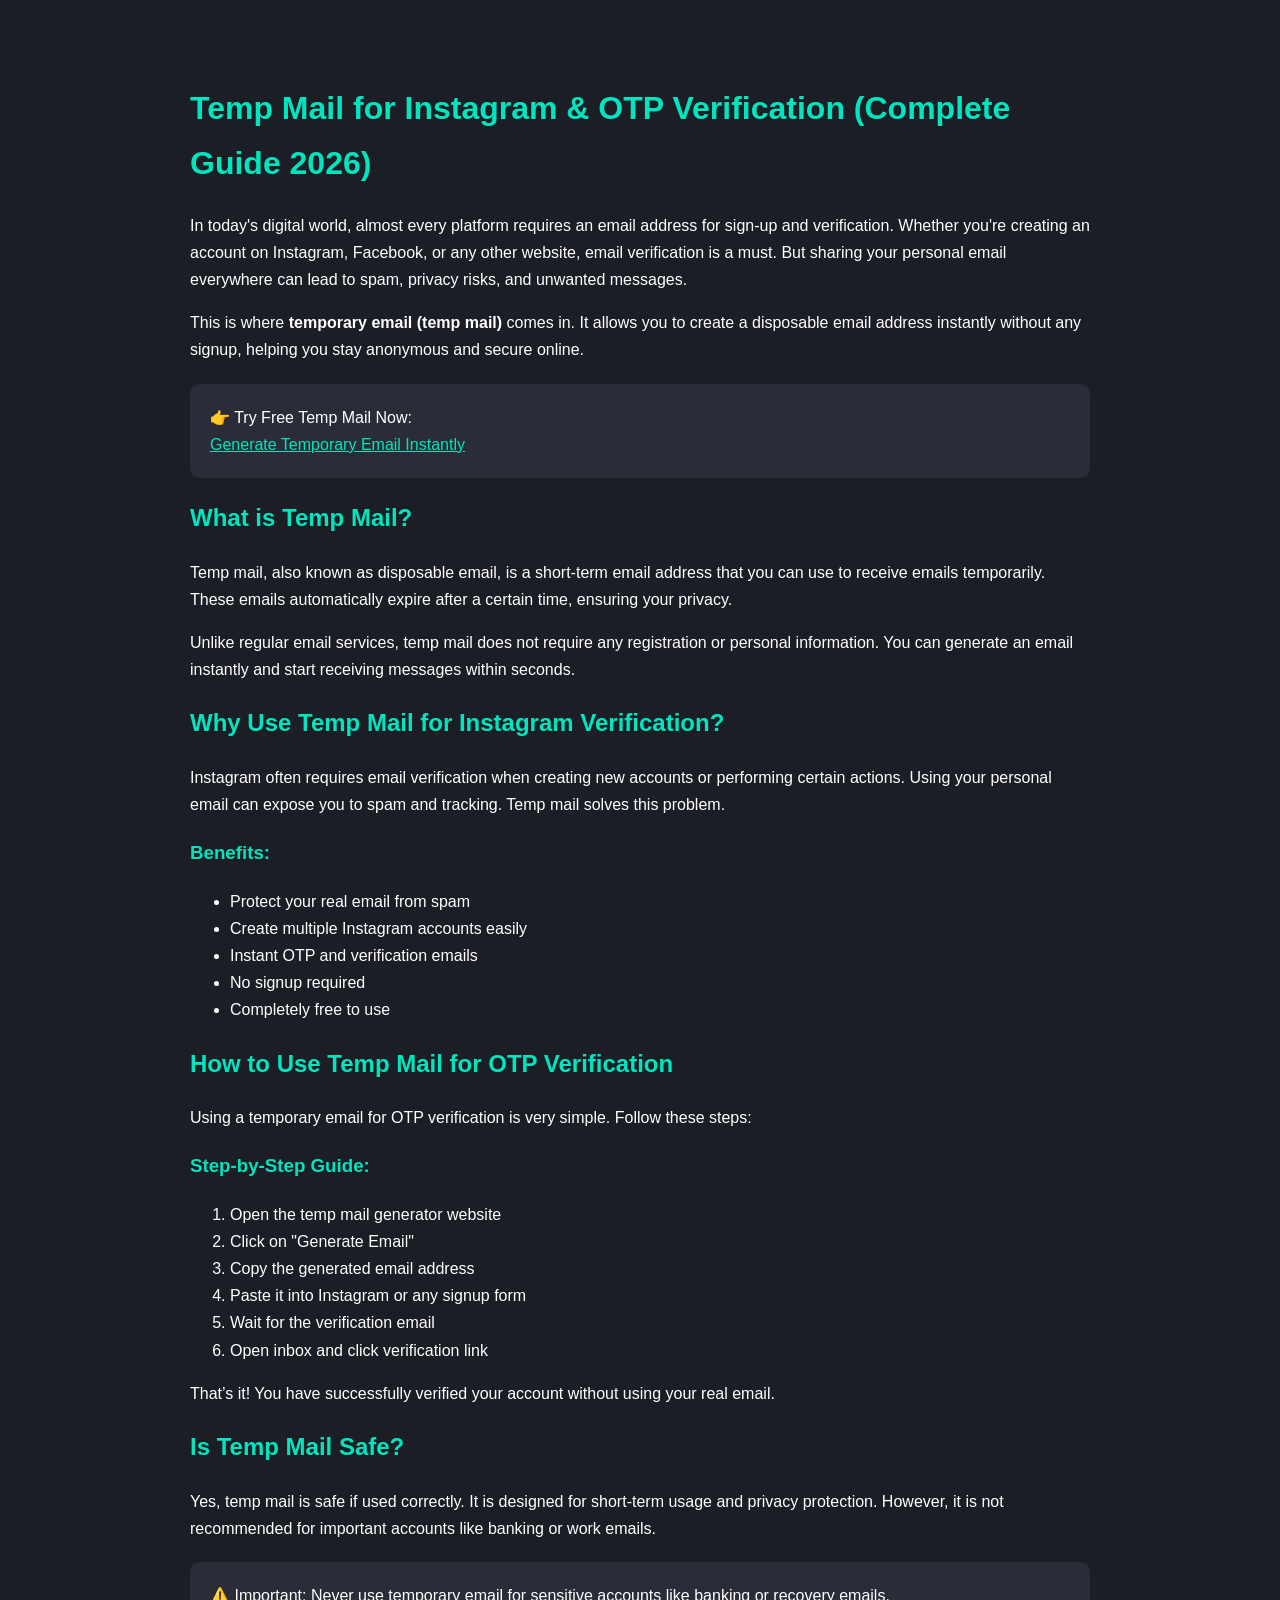
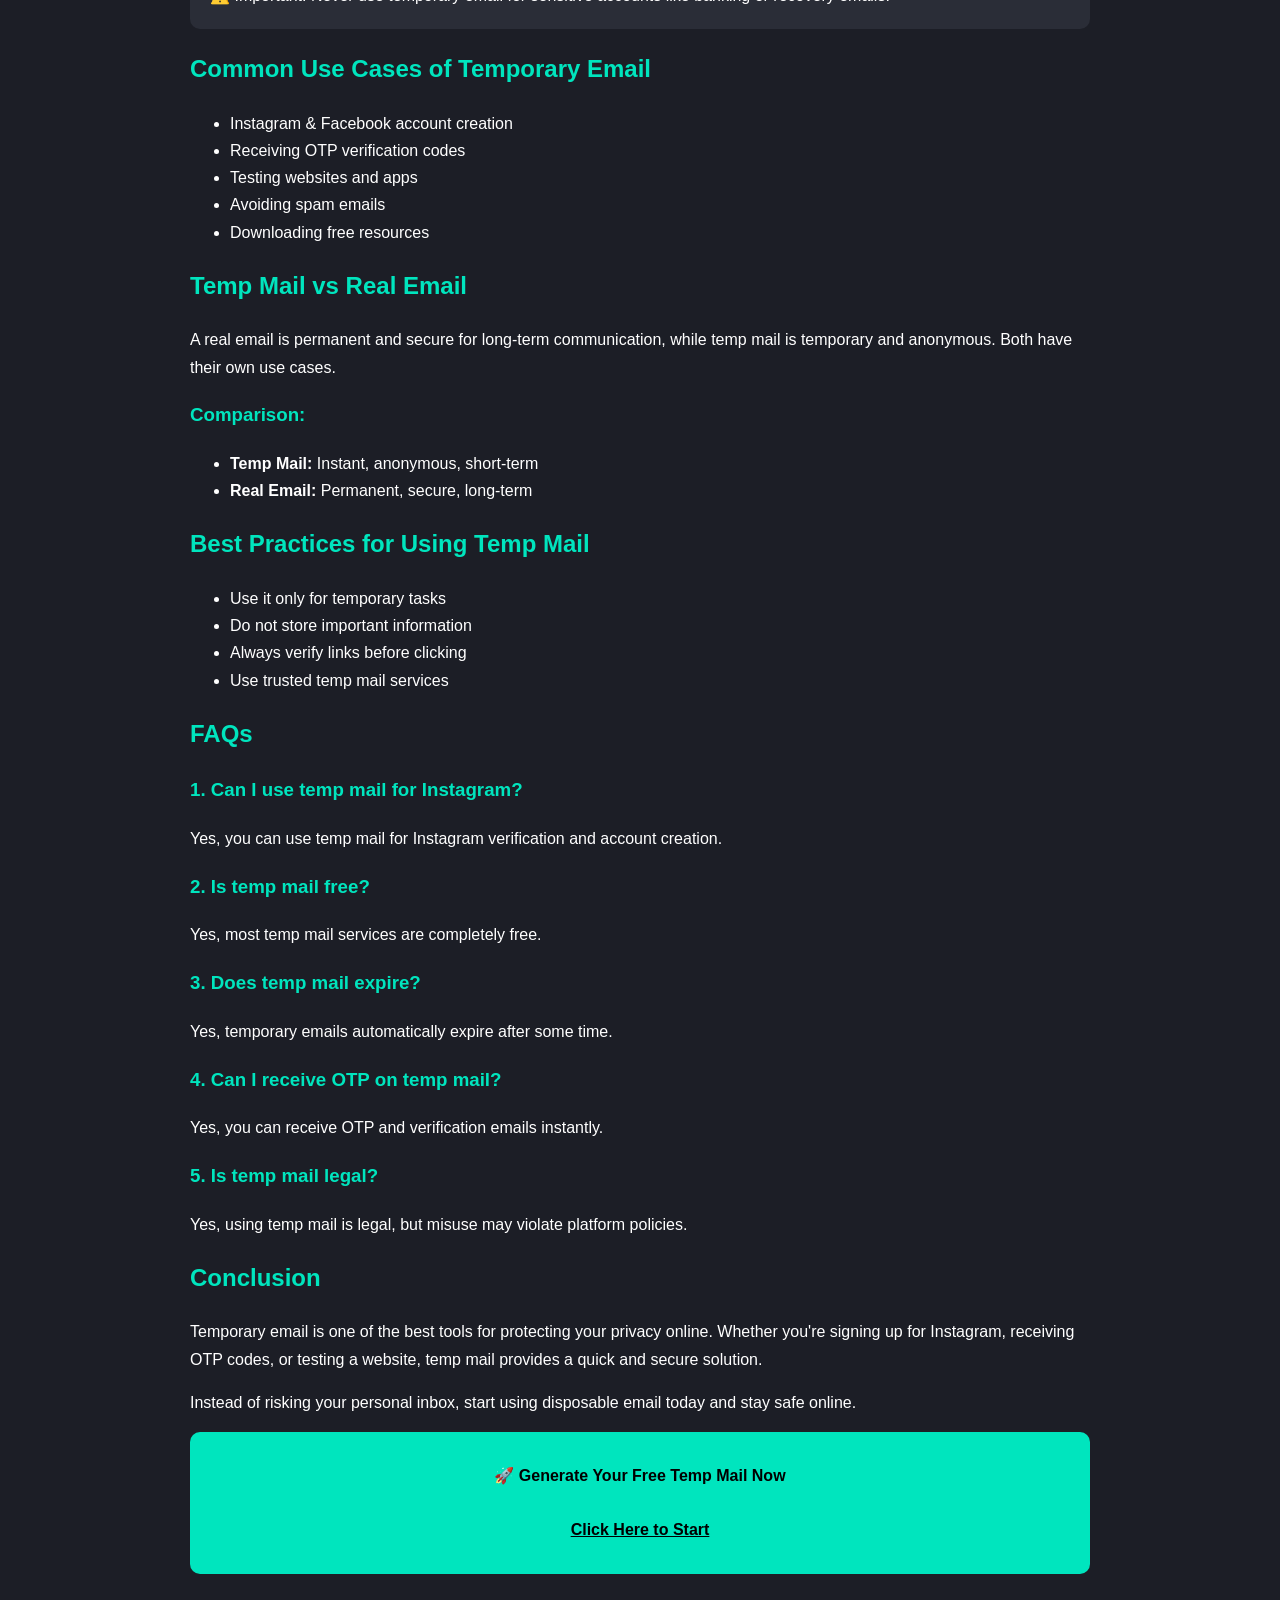
<file: blog-instagram-temp-mail.html>
<!DOCTYPE html>
<html lang="en">
<head>
    <meta charset="UTF-8">
    <meta name="viewport" content="width=device-width, initial-scale=1.0">
    <title>Temp Mail for Instagram Verification (2026) | Free Disposable Email Guide</title>

    <meta name="description" content="Learn how to use temp mail for Instagram, Facebook and OTP verification. Free disposable email without signup. Step-by-step guide 2026.">

    <meta name="keywords" content="temp mail for instagram, temp mail otp verification, disposable email instagram, free temp mail no signup, temporary email guide">

    <link rel="canonical" href="https://quicktempbox.netlify.app/blog-instagram-temp-mail.html">

    <style>
        body {
            font-family: Arial, sans-serif;
            background: #1c1e26;
            color: #fff;
            margin: 0;
            padding: 0;
            line-height: 1.7;
        }
        .container {
            max-width: 900px;
            margin: 40px auto;
            padding: 20px;
        }
        h1, h2, h3 {
            color: #00e5be;
        }
        a {
            color: #00e5be;
        }
        .box {
            background: #2a2d37;
            padding: 20px;
            border-radius: 10px;
            margin: 20px 0;
        }
        .cta {
            text-align: center;
            padding: 30px;
            background: #00e5be;
            color: #000;
            border-radius: 10px;
            font-weight: bold;
        }
        .link{
            color: #000;
        }
    </style>
</head>

<body>

<div class="container">

    <h1>Temp Mail for Instagram & OTP Verification (Complete Guide 2026)</h1>

    <p>
        In today's digital world, almost every platform requires an email address for sign-up and verification.
        Whether you're creating an account on Instagram, Facebook, or any other website, email verification is a must.
        But sharing your personal email everywhere can lead to spam, privacy risks, and unwanted messages.
    </p>

    <p>
        This is where <strong>temporary email (temp mail)</strong> comes in. It allows you to create a disposable email
        address instantly without any signup, helping you stay anonymous and secure online.
    </p>

    <div class="box">
        👉 Try Free Temp Mail Now:  
        <br>
        <a href="https://quicktempbox.netlify.app" target="_blank">
            Generate Temporary Email Instantly
        </a>
    </div>

    <h2>What is Temp Mail?</h2>

    <p>
        Temp mail, also known as disposable email, is a short-term email address that you can use to receive emails
        temporarily. These emails automatically expire after a certain time, ensuring your privacy.
    </p>

    <p>
        Unlike regular email services, temp mail does not require any registration or personal information.
        You can generate an email instantly and start receiving messages within seconds.
    </p>

    <h2>Why Use Temp Mail for Instagram Verification?</h2>

    <p>
        Instagram often requires email verification when creating new accounts or performing certain actions.
        Using your personal email can expose you to spam and tracking. Temp mail solves this problem.
    </p>

    <h3>Benefits:</h3>
    <ul>
        <li>Protect your real email from spam</li>
        <li>Create multiple Instagram accounts easily</li>
        <li>Instant OTP and verification emails</li>
        <li>No signup required</li>
        <li>Completely free to use</li>
    </ul>

    <h2>How to Use Temp Mail for OTP Verification</h2>

    <p>
        Using a temporary email for OTP verification is very simple. Follow these steps:
    </p>

    <h3>Step-by-Step Guide:</h3>
    <ol>
        <li>Open the temp mail generator website</li>
        <li>Click on "Generate Email"</li>
        <li>Copy the generated email address</li>
        <li>Paste it into Instagram or any signup form</li>
        <li>Wait for the verification email</li>
        <li>Open inbox and click verification link</li>
    </ol>

    <p>
        That’s it! You have successfully verified your account without using your real email.
    </p>

    <h2>Is Temp Mail Safe?</h2>

    <p>
        Yes, temp mail is safe if used correctly. It is designed for short-term usage and privacy protection.
        However, it is not recommended for important accounts like banking or work emails.
    </p>

    <div class="box">
        ⚠️ Important:  
        Never use temporary email for sensitive accounts like banking or recovery emails.
    </div>

    <h2>Common Use Cases of Temporary Email</h2>

    <ul>
        <li>Instagram & Facebook account creation</li>
        <li>Receiving OTP verification codes</li>
        <li>Testing websites and apps</li>
        <li>Avoiding spam emails</li>
        <li>Downloading free resources</li>
    </ul>

    <h2>Temp Mail vs Real Email</h2>

    <p>
        A real email is permanent and secure for long-term communication, while temp mail is temporary and anonymous.
        Both have their own use cases.
    </p>

    <h3>Comparison:</h3>

    <ul>
        <li><strong>Temp Mail:</strong> Instant, anonymous, short-term</li>
        <li><strong>Real Email:</strong> Permanent, secure, long-term</li>
    </ul>

    <h2>Best Practices for Using Temp Mail</h2>

    <ul>
        <li>Use it only for temporary tasks</li>
        <li>Do not store important information</li>
        <li>Always verify links before clicking</li>
        <li>Use trusted temp mail services</li>
    </ul>

    <h2>FAQs</h2>

    <h3>1. Can I use temp mail for Instagram?</h3>
    <p>Yes, you can use temp mail for Instagram verification and account creation.</p>

    <h3>2. Is temp mail free?</h3>
    <p>Yes, most temp mail services are completely free.</p>

    <h3>3. Does temp mail expire?</h3>
    <p>Yes, temporary emails automatically expire after some time.</p>

    <h3>4. Can I receive OTP on temp mail?</h3>
    <p>Yes, you can receive OTP and verification emails instantly.</p>

    <h3>5. Is temp mail legal?</h3>
    <p>Yes, using temp mail is legal, but misuse may violate platform policies.</p>

    <h2>Conclusion</h2>

    <p>
        Temporary email is one of the best tools for protecting your privacy online.
        Whether you're signing up for Instagram, receiving OTP codes, or testing a website,
        temp mail provides a quick and secure solution.
    </p>

    <p>
        Instead of risking your personal inbox, start using disposable email today and stay safe online.
    </p>

    <div class="cta">
        🚀 Generate Your Free Temp Mail Now  
        <br><br>
        <a href="https://quicktempbox.netlify.app" target="_blank" class="link">
            Click Here to Start
        </a>
    </div>

</div>

</body>
</html>
</file>
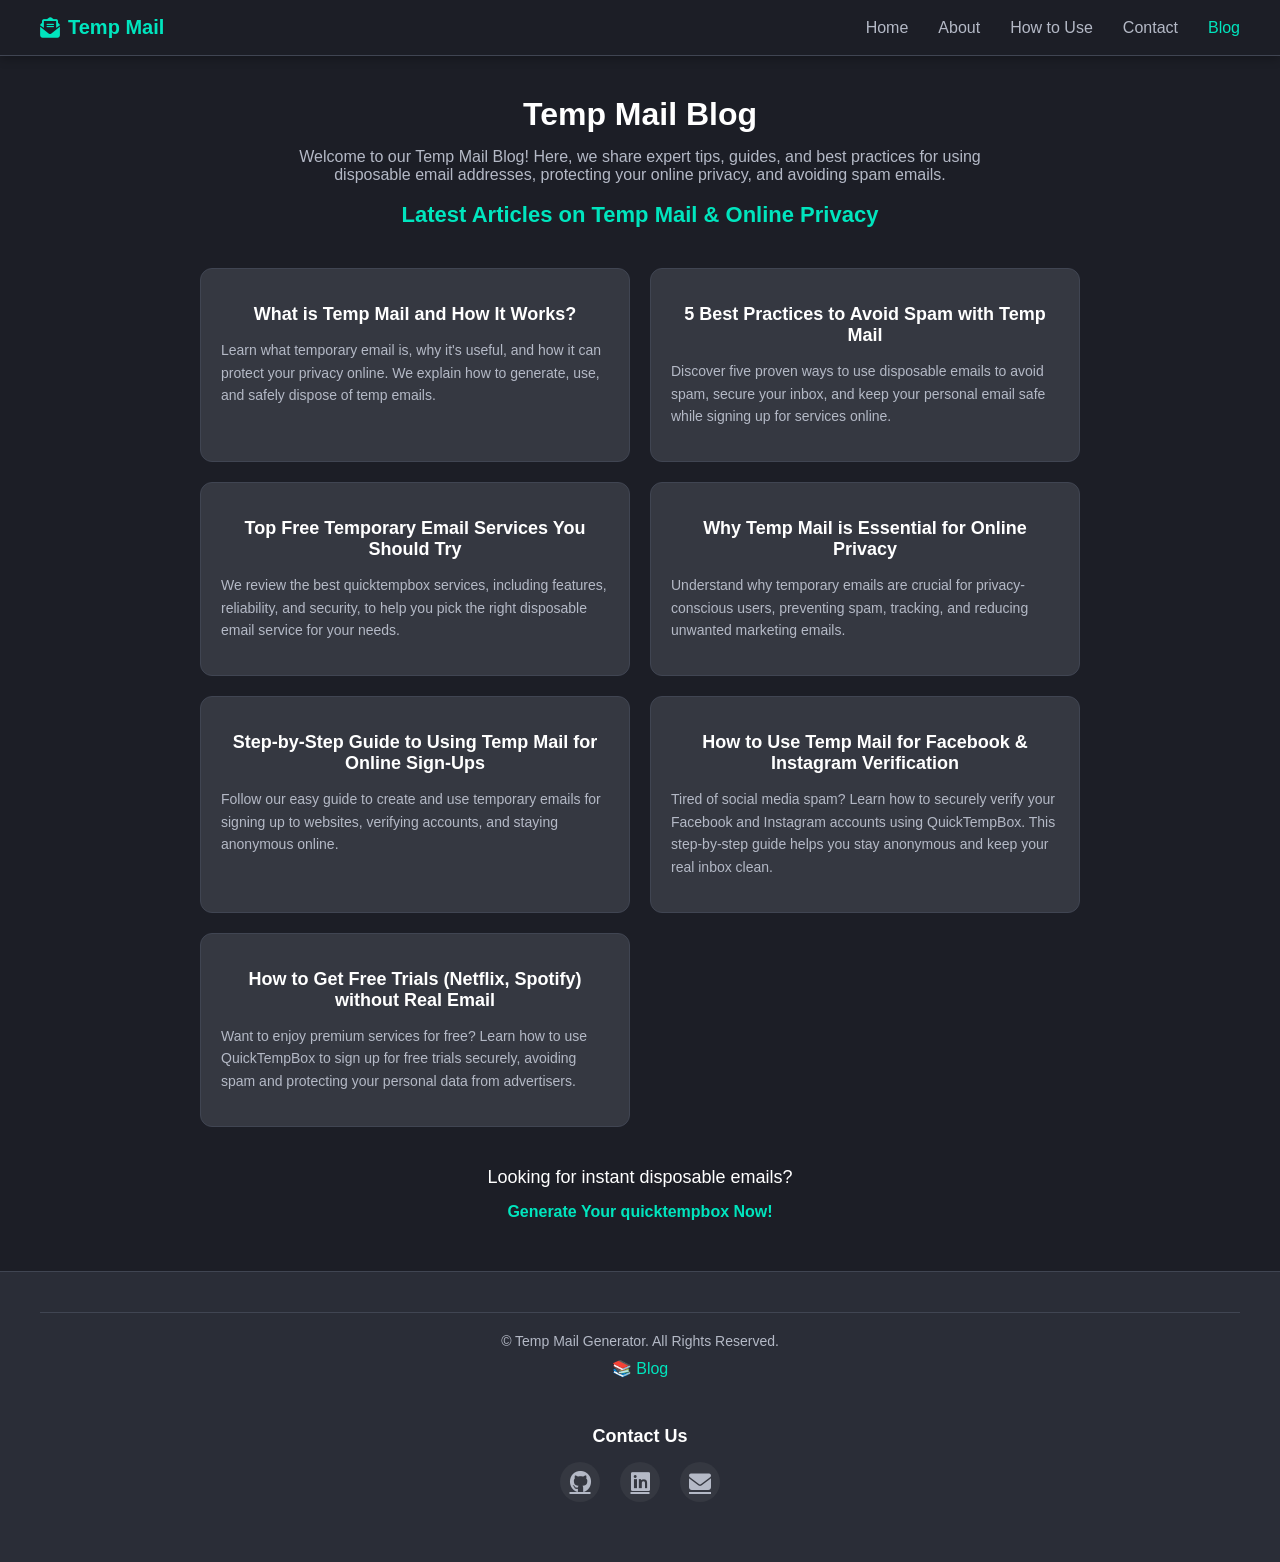
<file: blog.html>
<!DOCTYPE html>
<html lang="en">

<head>
    <meta charset="UTF-8">
    <meta name="viewport" content="width=device-width, initial-scale=1.0">
    <title>Temp Mail Blog - Free Disposable Email Guide</title>
    
    <meta name="description"
        content="Explore our Temp Mail Blog to learn about free disposable email services, how to protect your inbox from spam, and best tips for using temporary email addresses securely.">

    <meta name="keywords"
        content="temp mail blog, disposable email guide, temp email tips, free temporary email, protect inbox from spam, temp email usage, anonymous email, online privacy, secure disposable email">
    
    <link rel="canonical" href="https://quicktempbox.netlify.app/blog.html">
<link rel="icon" href="/favicon.png" type="image/png">
    <!-- Open Graph / Social Sharing -->
    <meta property="og:title" content="Temp Mail Blog - Free Disposable Email Guide">
    <meta property="og:description"
        content="Learn how to use free disposable email services to stay private and secure online. Tips, guides, and latest updates.">
    <meta property="og:type" content="website">
    <meta property="og:url" content="https://quicktempbox.netlify.app/blog.html">
    <meta property="og:image" content="https://quicktempbox.netlify.app/assets/preview.png">

    <!-- Twitter Card -->
    <meta name="twitter:card" content="summary_large_image">
    <meta name="twitter:title" content="Temp Mail Blog - Free Disposable Email Guide">
    <meta name="twitter:description"
        content="Explore our Temp Mail Blog for tips, guides, and best practices on using free temporary email addresses.">
    <meta name="twitter:image" content="https://quicktempbox.netlify.app/assets/preview.png">

    <link rel="stylesheet" href="style.css">
    <link rel="stylesheet" href="https://cdnjs.cloudflare.com/ajax/libs/font-awesome/6.5.1/css/all.min.css" />
</head>

<body>
    <header class="sticky-header">
        <div class="header-container">
            <div class="logo">
                <i class="fas fa-envelope-open-text"></i> Temp Mail
            </div>
            <nav class="main-nav">
                <ul>
                    <li><a href="index.html">Home</a></li>
                    <li><a href="index.html#about">About</a></li>
                    <li><a href="index.html#how-to-use">How to Use</a></li>
                    <li><a href="index.html#contact">Contact</a></li>
                    <li><a href="blog.html" class="active">Blog</a></li>
                </ul>
            </nav>
            <button class="mobile-menu-btn">
                <i class="fas fa-bars"></i>
            </button>
        </div>
    </header>

    <main class="container">
        <section class="blog-intro">
            <h1>Temp Mail Blog</h1>
            <p>Welcome to our Temp Mail Blog! Here, we share expert tips, guides, and best practices for using
                disposable email addresses, protecting your online privacy, and avoiding spam emails.</p>
                      <h2 style="text-align:center; margin-bottom:20px;">
Latest Articles on Temp Mail & Online Privacy
</h2>
        </section>

        <section class="blog-list">
  
            <article class="blog-card">
                <h2><a href="blog1.html">What is Temp Mail and How It Works?</a></h2>
                <p>Learn what temporary email is, why it's useful, and how it can protect your privacy online. We
                    explain how to generate, use, and safely dispose of temp emails.</p>
            </article>

            <article class="blog-card">
                <h2><a href="blog2.html">5 Best Practices to Avoid Spam with Temp Mail</a></h2>
                <p>Discover five proven ways to use disposable emails to avoid spam, secure your inbox, and keep
                    your personal email safe while signing up for services online.</p>
            </article>

            <article class="blog-card">
                <h2><a href="blog3.html">Top Free Temporary Email Services You Should Try</a></h2>
                <p>We review the best quicktempbox services, including features, reliability, and security, to help
                    you pick the right disposable email service for your needs.</p>
            </article>

            <article class="blog-card">
                <h2><a href="blog4.html">Why Temp Mail is Essential for Online Privacy</a></h2>
                <p>Understand why temporary emails are crucial for privacy-conscious users, preventing spam, tracking,
                    and reducing unwanted marketing emails.</p>
            </article>

            <article class="blog-card">
                <h2><a href="blog5.html">Step-by-Step Guide to Using Temp Mail for Online Sign-Ups</a></h2>
                <p>Follow our easy guide to create and use temporary emails for signing up to websites, verifying
                    accounts, and staying anonymous online.</p>
            </article>
            <article class="blog-card">
    <h2><a href="blog6.html">How to Use Temp Mail for Facebook & Instagram Verification</a></h2>
    <p>Tired of social media spam? Learn how to securely verify your Facebook and Instagram accounts using QuickTempBox. This step-by-step guide helps you stay anonymous and keep your real inbox clean.</p>
</article>

<article class="blog-card">
    <h2><a href="blog7.html">How to Get Free Trials (Netflix, Spotify) without Real Email</a></h2>
    <p>Want to enjoy premium services for free? Learn how to use QuickTempBox to sign up for free trials securely, avoiding spam and protecting your personal data from advertisers.</p>
</article>
            
        </section>

       <section class="blog-cta">
    <p>Looking for instant disposable emails?</p>
    <a href="index.html" class="cta-button">Generate Your quicktempbox Now!</a>
</section>
    </main>

    <footer class="site-footer">


        
        <div class="footer-container">
            <div class="footer-info">
                <p>&copy; <span id="currentYear"></span> Temp Mail Generator. All Rights Reserved.</p>
                <div style="margin-top:10px;">
                    <a href="blog.html" style="color:#00e5be; text-decoration:none; font-weight:500;">
                        📚 Blog
                    </a>
                </div>
            </div>
            <div id="contact" class="footer-contact">
                <h3>Contact Us</h3>
                <div class="social-links">
                    <a href="https://github.com/vinodkumarjaipal" target="_blank" title="GitHub"
                        rel="noopener noreferrer"><i class="fab fa-github"></i></a>
                    <a href="https://www.linkedin.com/in/vinod-kumar-jaipal" target="_blank" title="LinkedIn"
                        rel="noopener noreferrer"><i class="fab fa-linkedin"></i></a>
                    <a href="mailto:mr.tech418341@gmail.com" title="Email Us" rel="noopener noreferrer"><i
                            class="fas fa-envelope"></i></a>
                </div>
            </div>
        </div>
    </footer>
<script src="script.js"></script>
</body>
</html>
</file>
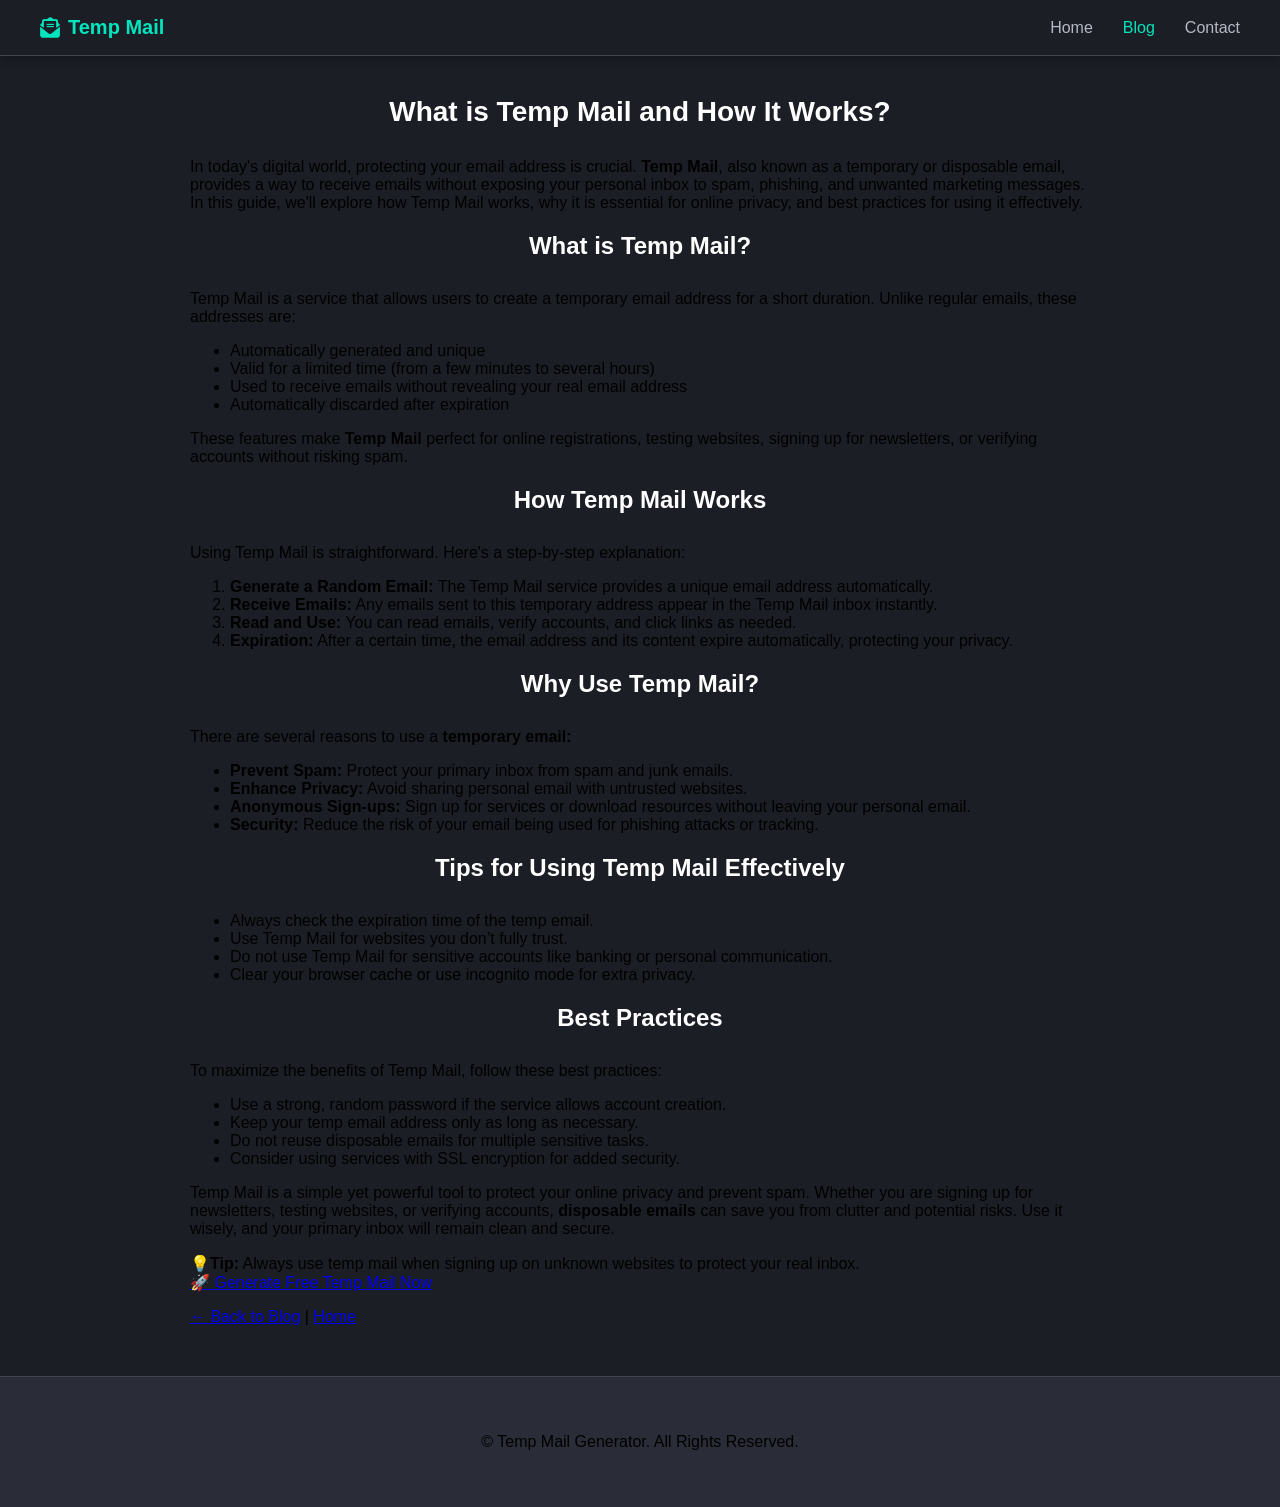
<file: blog1.html>
<!DOCTYPE html>
<html lang="en">
<head>
    <meta charset="UTF-8">
    <meta name="viewport" content="width=device-width, initial-scale=1.0">
    <title>What is Temp Mail and How It Works? | Free Disposable Email Guide</title>
    <link rel="icon" href="/favicon.png" type="image/png">
    <meta name="description" content="Discover what Temp Mail is, how it works, and why using disposable emails can protect your privacy and prevent spam. Full guide with tips and best practices.">
    <meta name="keywords" content="Temp Mail, disposable email, temporary email, free temp email, online privacy, avoid spam, email protection, secure email, anonymous email">
    <link rel="canonical" href="https://quicktempbox.netlify.app/blog1.html">
    <link rel="stylesheet" href="style.css">
    <link rel="stylesheet" href="https://cdnjs.cloudflare.com/ajax/libs/font-awesome/6.5.1/css/all.min.css" />
</head>
<body>
<header class="sticky-header">
    <div class="header-container">
        <div class="logo"><i class="fas fa-envelope-open-text"></i> Temp Mail</div>
        <nav class="main-nav">
            <ul>
                <li><a href="index.html">Home</a></li>
                <li><a href="blog.html" class="active">Blog</a></li>
                <li><a href="index.html#contact">Contact</a></li>
            </ul>
        </nav>
        <button class="mobile-menu-btn"><i class="fas fa-bars"></i></button>
    </div>
</header>

<main class="container blog-post-container">
    <article class="blog-post">
        <h1>What is Temp Mail and How It Works?</h1>
        <p>In today's digital world, protecting your email address is crucial. <strong>Temp Mail</strong>, also known as a temporary or disposable email, provides a way to receive emails without exposing your personal inbox to spam, phishing, and unwanted marketing messages. In this guide, we'll explore how Temp Mail works, why it is essential for online privacy, and best practices for using it effectively.</p>

        <h2 id="what-is-temp-mail">What is Temp Mail?</h2>
        <p>Temp Mail is a service that allows users to create a temporary email address for a short duration. Unlike regular emails, these addresses are:</p>
        <ul>
            <li>Automatically generated and unique</li>
            <li>Valid for a limited time (from a few minutes to several hours)</li>
            <li>Used to receive emails without revealing your real email address</li>
            <li>Automatically discarded after expiration</li>
        </ul>
        <p>These features make <strong>Temp Mail</strong> perfect for online registrations, testing websites, signing up for newsletters, or verifying accounts without risking spam.</p>

        <h2 id="how-temp-mail-works">How Temp Mail Works</h2>
        <p>Using Temp Mail is straightforward. Here's a step-by-step explanation:</p>
        <ol>
            <li><strong>Generate a Random Email:</strong> The Temp Mail service provides a unique email address automatically.</li>
            <li><strong>Receive Emails:</strong> Any emails sent to this temporary address appear in the Temp Mail inbox instantly.</li>
            <li><strong>Read and Use:</strong> You can read emails, verify accounts, and click links as needed.</li>
            <li><strong>Expiration:</strong> After a certain time, the email address and its content expire automatically, protecting your privacy.</li>
        </ol>

        <h2 id="why-use-temp-mail">Why Use Temp Mail?</h2>
        <p>There are several reasons to use a <strong>temporary email:</strong></p>
        <ul>
            <li><strong>Prevent Spam:</strong> Protect your primary inbox from spam and junk emails.</li>
            <li><strong>Enhance Privacy:</strong> Avoid sharing personal email with untrusted websites.</li>
            <li><strong>Anonymous Sign-ups:</strong> Sign up for services or download resources without leaving your personal email.</li>
            <li><strong>Security:</strong> Reduce the risk of your email being used for phishing attacks or tracking.</li>
        </ul>

        <h2 id="tips-for-using-temp-mail">Tips for Using Temp Mail Effectively</h2>
        <ul>
            <li>Always check the expiration time of the temp email.</li>
            <li>Use Temp Mail for websites you don’t fully trust.</li>
            <li>Do not use Temp Mail for sensitive accounts like banking or personal communication.</li>
            <li>Clear your browser cache or use incognito mode for extra privacy.</li>
        </ul>

        <h2 id="best-practices">Best Practices</h2>
        <p>To maximize the benefits of Temp Mail, follow these best practices:</p>
        <ul>
            <li>Use a strong, random password if the service allows account creation.</li>
            <li>Keep your temp email address only as long as necessary.</li>
            <li>Do not reuse disposable emails for multiple sensitive tasks.</li>
            <li>Consider using services with SSL encryption for added security.</li>
        </ul>

        
        <p>Temp Mail is a simple yet powerful tool to protect your online privacy and prevent spam. Whether you are signing up for newsletters, testing websites, or verifying accounts, <strong>disposable emails</strong> can save you from clutter and potential risks. Use it wisely, and your primary inbox will remain clean and secure.</p>
<div class="info-box">
      <strong>💡Tip:</strong> Always use temp mail when signing up on unknown websites to protect your real inbox.
</div>
        <a href="index.html" class="cta-button">🚀 Generate Free Temp Mail Now</a>
        <p><a href="blog.html">← Back to Blog</a> | <a href="index.html">Home</a></p>
    </article>
</main>

<footer class="site-footer">
    <div class="footer-container">
        <p>&copy; <span id="currentYear"></span> Temp Mail Generator. All Rights Reserved.</p>
    </div>
</footer>

<script src="script.js"></script>
<script>
document.getElementById("currentYear").textContent = new Date().getFullYear();

// Mobile menu toggle
const mobileMenuBtn = document.querySelector(".mobile-menu-btn");
const mainNav = document.querySelector(".main-nav");
mobileMenuBtn.addEventListener("click", function () {
    mainNav.classList.toggle("show");
});
</script>
</body>
</html>
</file>
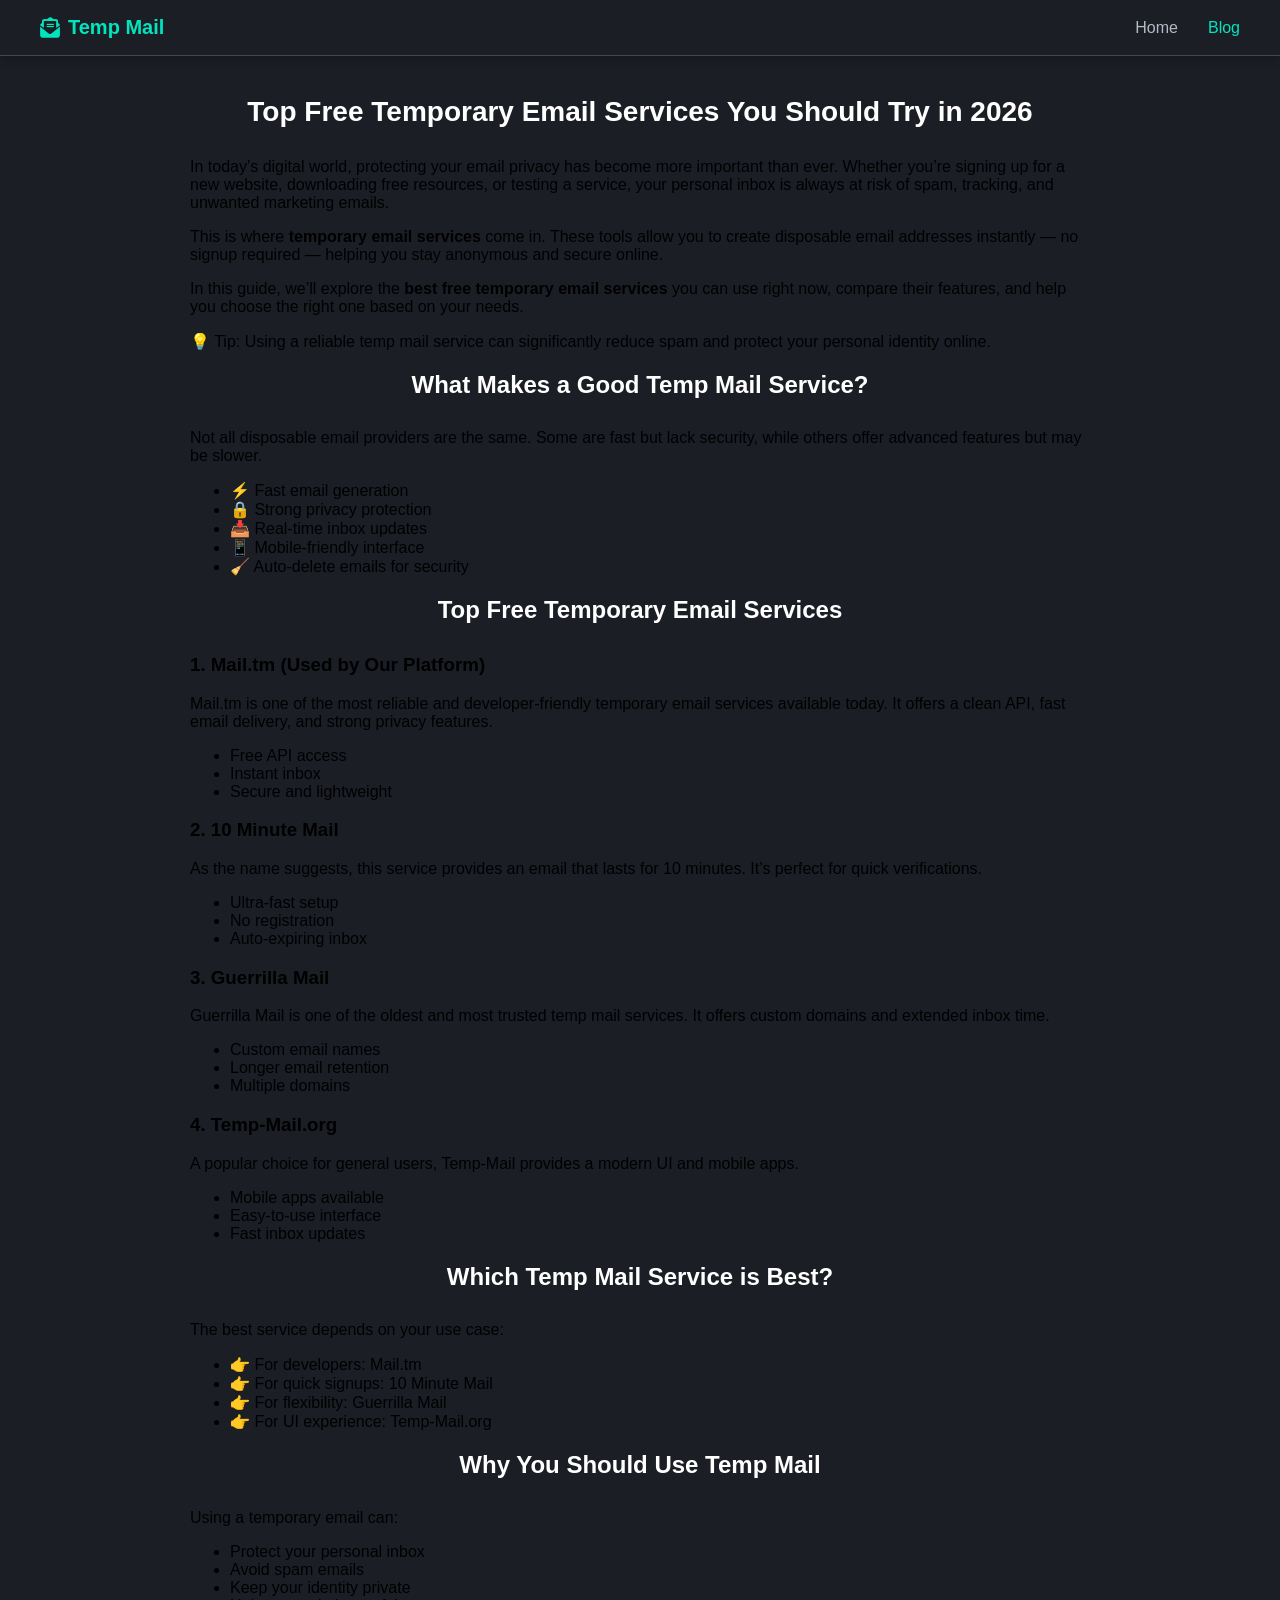
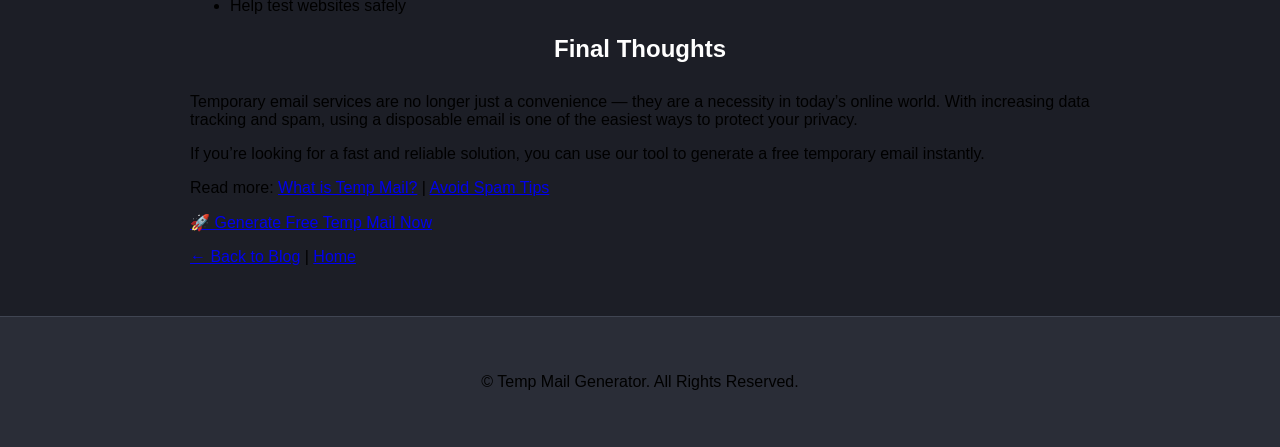
<file: blog3.html>
<!DOCTYPE html>
<html lang="en">

<head>
    <meta charset="UTF-8">
    <meta name="viewport" content="width=device-width, initial-scale=1.0">

    <title>Top Free Temporary Email Services (2026) | Best Temp Mail Providers</title>

    <meta name="description"
        content="Discover the best free temporary email services in 2026. Compare top temp mail providers, features, security, and privacy benefits to choose the best disposable email service.">

    <meta name="keywords"
        content="best temp mail services, free temporary email, disposable email providers, temp mail comparison, anonymous email services, online privacy tools, spam protection email">

    <link rel="canonical" href="https://quicktempbox.netlify.app/blog3.html">
    <link rel="icon" href="/favicon.png" type="image/png">

    <!-- Open Graph -->
    <meta property="og:title" content="Top Free Temporary Email Services (2026)">
    <meta property="og:description"
        content="Compare the best free temp mail services and choose the most secure and reliable disposable email provider.">
    <meta property="og:url" content="https://quicktempbox.netlify.app/blog3.html">
    <meta property="og:image" content="https://quicktempbox.netlify.app/preview.png">
    <meta property="og:type" content="article">

    <!-- Twitter -->
    <meta name="twitter:card" content="summary_large_image">

    <link rel="stylesheet" href="style.css">
  

    <!-- Font Awesome (IMPORTANT) -->
    <link rel="stylesheet" href="https://cdnjs.cloudflare.com/ajax/libs/font-awesome/6.5.1/css/all.min.css">
</head>

<body>

<header class="sticky-header">
    <div class="header-container">
        <div class="logo">
            <i class="fas fa-envelope-open-text"></i> Temp Mail
        </div>

        <nav class="main-nav">
            <ul>
                <li><a href="index.html">Home</a></li>
             
                <li><a href="blog.html" class="active">Blog</a></li>
            </ul>
        </nav>

        <button class="mobile-menu-btn">
            <i class="fas fa-bars"></i>
        </button>
    </div>
</header>

<main class="container">

<article class="blog-post">

<h1>Top Free Temporary Email Services You Should Try in 2026</h1>

<p>
In today’s digital world, protecting your email privacy has become more important than ever. Whether you’re signing up for a new website, downloading free resources, or testing a service, your personal inbox is always at risk of spam, tracking, and unwanted marketing emails.
</p>

<p>
This is where <strong>temporary email services</strong> come in. These tools allow you to create disposable email addresses instantly — no signup required — helping you stay anonymous and secure online.
</p>

<p>
In this guide, we’ll explore the <strong>best free temporary email services</strong> you can use right now, compare their features, and help you choose the right one based on your needs.
</p>

<div class="info-box">
💡 Tip: Using a reliable temp mail service can significantly reduce spam and protect your personal identity online.
</div>

<h2>What Makes a Good Temp Mail Service?</h2>

<p>
Not all disposable email providers are the same. Some are fast but lack security, while others offer advanced features but may be slower.
</p>

<ul>
<li>⚡ Fast email generation</li>
<li>🔒 Strong privacy protection</li>
<li>📥 Real-time inbox updates</li>
<li>📱 Mobile-friendly interface</li>
<li>🧹 Auto-delete emails for security</li>
</ul>

<h2>Top Free Temporary Email Services</h2>

<h3>1. Mail.tm (Used by Our Platform)</h3>
<p>
Mail.tm is one of the most reliable and developer-friendly temporary email services available today. It offers a clean API, fast email delivery, and strong privacy features.
</p>

<ul>
<li>Free API access</li>
<li>Instant inbox</li>
<li>Secure and lightweight</li>
</ul>

<h3>2. 10 Minute Mail</h3>
<p>
As the name suggests, this service provides an email that lasts for 10 minutes. It’s perfect for quick verifications.
</p>

<ul>
<li>Ultra-fast setup</li>
<li>No registration</li>
<li>Auto-expiring inbox</li>
</ul>

<h3>3. Guerrilla Mail</h3>
<p>
Guerrilla Mail is one of the oldest and most trusted temp mail services. It offers custom domains and extended inbox time.
</p>

<ul>
<li>Custom email names</li>
<li>Longer email retention</li>
<li>Multiple domains</li>
</ul>

<h3>4. Temp-Mail.org</h3>
<p>
A popular choice for general users, Temp-Mail provides a modern UI and mobile apps.
</p>

<ul>
<li>Mobile apps available</li>
<li>Easy-to-use interface</li>
<li>Fast inbox updates</li>
</ul>

<h2>Which Temp Mail Service is Best?</h2>

<p>
The best service depends on your use case:
</p>

<ul>
<li>👉 For developers: Mail.tm</li>
<li>👉 For quick signups: 10 Minute Mail</li>
<li>👉 For flexibility: Guerrilla Mail</li>
<li>👉 For UI experience: Temp-Mail.org</li>
</ul>

<h2>Why You Should Use Temp Mail</h2>

<p>
Using a temporary email can:
</p>

<ul>
<li>Protect your personal inbox</li>
<li>Avoid spam emails</li>
<li>Keep your identity private</li>
<li>Help test websites safely</li>
</ul>

<h2>Final Thoughts</h2>

<p>
Temporary email services are no longer just a convenience — they are a necessity in today’s online world. With increasing data tracking and spam, using a disposable email is one of the easiest ways to protect your privacy.
</p>

<p>
If you’re looking for a fast and reliable solution, you can use our tool to generate a free temporary email instantly.
</p>

<!-- INTERNAL LINKS (VERY IMPORTANT SEO BOOST) -->
<p>
Read more:
<a href="blog1.html">What is Temp Mail?</a> |
<a href="blog2.html">Avoid Spam Tips</a>
</p>

    <a href="index.html" class="cta-button">🚀 Generate Free Temp Mail Now</a>

<p>
<a href="blog.html">← Back to Blog</a> |
<a href="index.html">Home</a>
</p>

</article>



</main>

<footer class="site-footer">
    <div class="footer-container">
        <p>&copy; <span id="currentYear"></span> Temp Mail Generator. All Rights Reserved.</p>
    </div>
</footer>

<script src="script.js"></script>

<script>
document.getElementById("currentYear").textContent = new Date().getFullYear();

const mobileMenuBtn = document.querySelector(".mobile-menu-btn");
const mainNav = document.querySelector(".main-nav");

if (mobileMenuBtn && mainNav) {
    mobileMenuBtn.addEventListener("click", function () {
        mainNav.classList.toggle("show");
    });
}
</script>

</body>
</html>
</file>
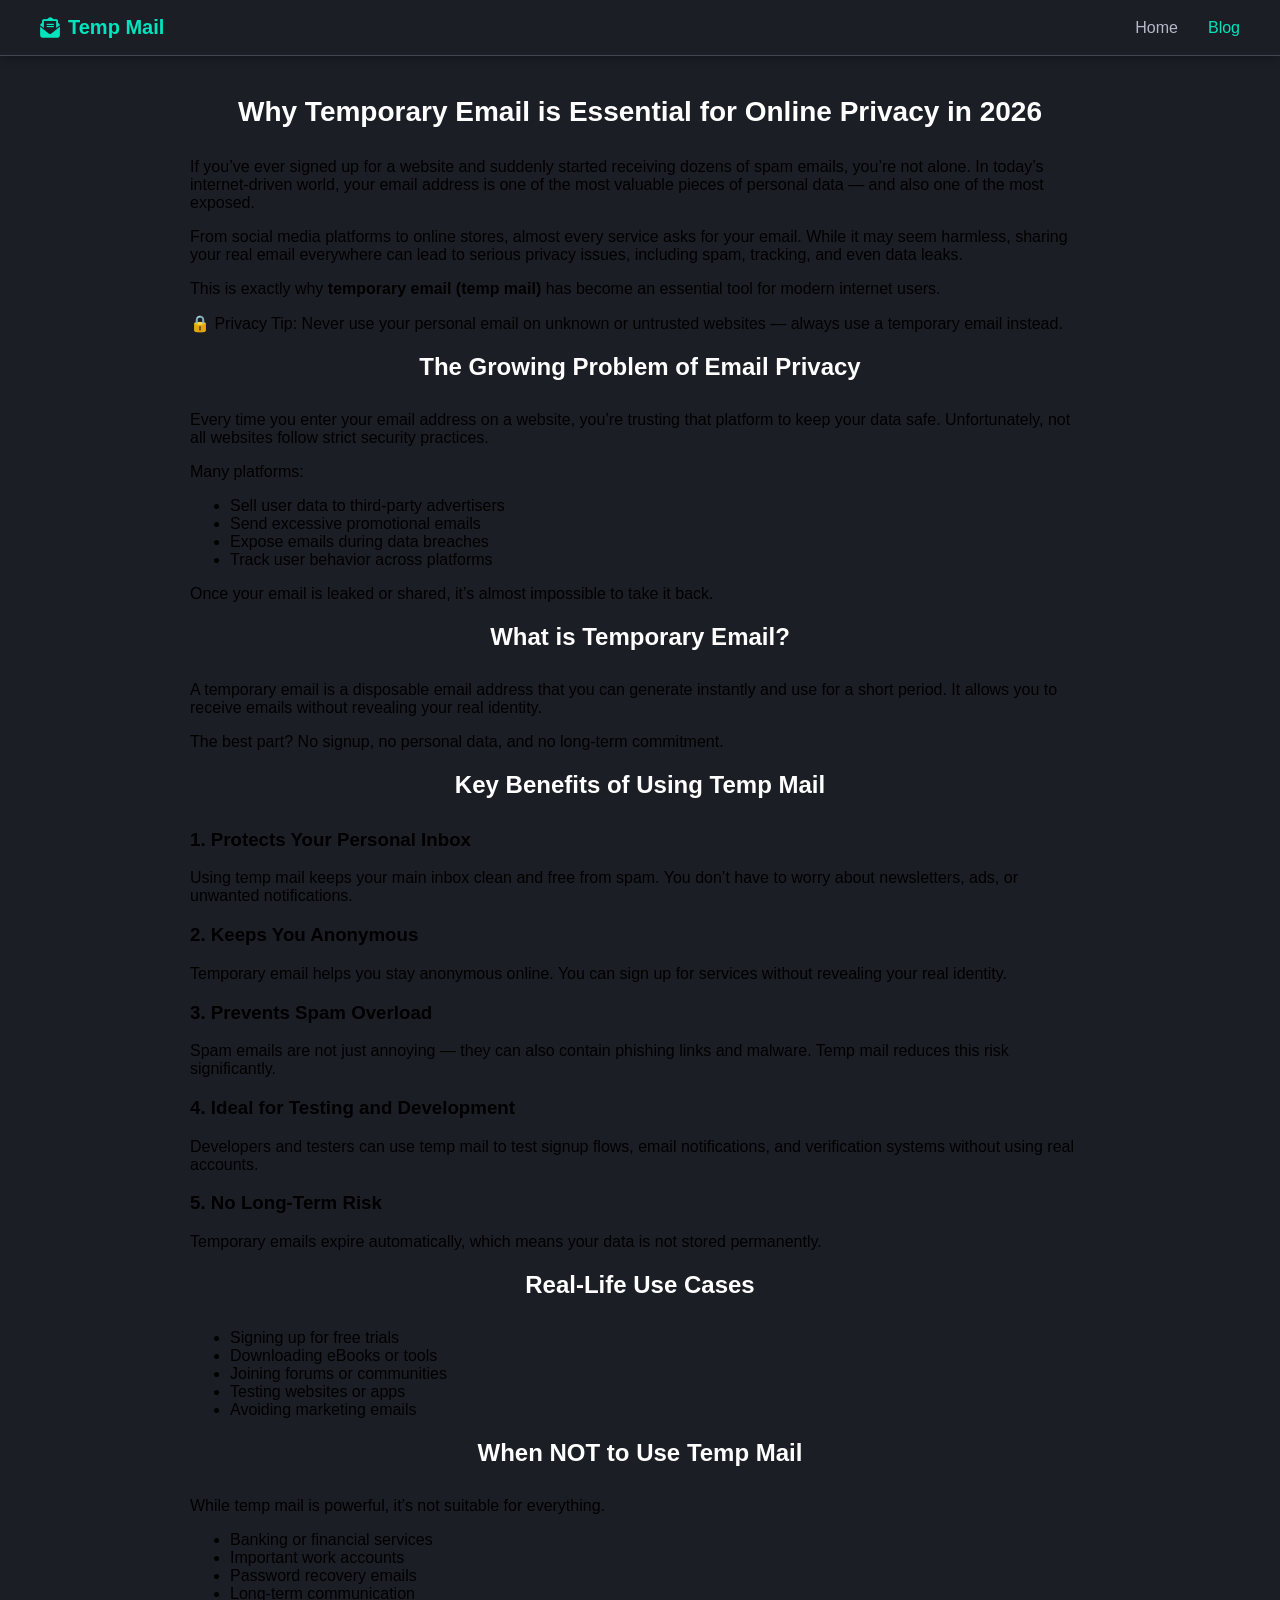
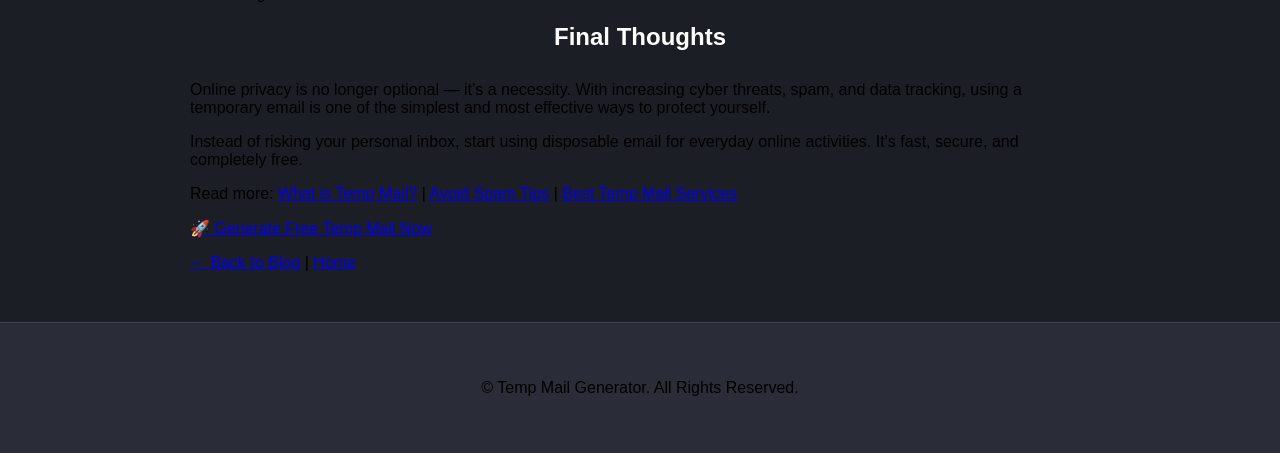
<file: blog4.html>
<!DOCTYPE html>
<html lang="en">

<head>
    <meta charset="UTF-8">
    <meta name="viewport" content="width=device-width, initial-scale=1.0">

    <title>Why Temp Mail is Essential for Online Privacy (2026 Guide)</title>

    <meta name="description"
        content="Learn why temporary email is essential for online privacy. Discover how disposable emails protect you from spam, tracking, and data leaks in 2026.">

    <meta name="keywords"
        content="temp mail privacy, disposable email benefits, online privacy protection, avoid spam email, anonymous email usage, data protection email, temp mail guide">

    <link rel="canonical" href="https://quicktempbox.netlify.app/blog4.html">
    <link rel="icon" href="/favicon.png" type="image/png">

    <!-- Open Graph -->
    <meta property="og:title" content="Why Temp Mail is Essential for Online Privacy">
    <meta property="og:description"
        content="Discover how temporary email helps protect your identity, avoid spam, and stay secure online.">
    <meta property="og:url" content="https://quicktempbox.netlify.app/blog4.html">
    <meta property="og:image" content="https://quicktempbox.netlify.app/preview.png">
    <meta property="og:type" content="article">

    <!-- Twitter -->
    <meta name="twitter:card" content="summary_large_image">

    <link rel="stylesheet" href="style.css">

    <!-- Font Awesome -->
    <link rel="stylesheet" href="https://cdnjs.cloudflare.com/ajax/libs/font-awesome/6.5.1/css/all.min.css">
</head>

<body>

<header class="sticky-header">
    <div class="header-container">
        <div class="logo">
            <i class="fas fa-envelope-open-text"></i> Temp Mail
        </div>

        <nav class="main-nav">
            <ul>
                <li><a href="index.html">Home</a></li>
                <li><a href="blog.html" class="active">Blog</a></li>
            </ul>
        </nav>

        <button class="mobile-menu-btn">
            <i class="fas fa-bars"></i>
        </button>
    </div>
</header>

<main class="container">

<article class="blog-post">

<h1>Why Temporary Email is Essential for Online Privacy in 2026</h1>

<p>
If you’ve ever signed up for a website and suddenly started receiving dozens of spam emails, you’re not alone. In today’s internet-driven world, your email address is one of the most valuable pieces of personal data — and also one of the most exposed.
</p>

<p>
From social media platforms to online stores, almost every service asks for your email. While it may seem harmless, sharing your real email everywhere can lead to serious privacy issues, including spam, tracking, and even data leaks.
</p>

<p>
This is exactly why <strong>temporary email (temp mail)</strong> has become an essential tool for modern internet users.
</p>

<div class="info-box">
🔒 Privacy Tip: Never use your personal email on unknown or untrusted websites — always use a temporary email instead.
</div>

<h2>The Growing Problem of Email Privacy</h2>

<p>
Every time you enter your email address on a website, you’re trusting that platform to keep your data safe. Unfortunately, not all websites follow strict security practices.
</p>

<p>
Many platforms:
</p>

<ul>
<li>Sell user data to third-party advertisers</li>
<li>Send excessive promotional emails</li>
<li>Expose emails during data breaches</li>
<li>Track user behavior across platforms</li>
</ul>

<p>
Once your email is leaked or shared, it’s almost impossible to take it back.
</p>

<h2>What is Temporary Email?</h2>

<p>
A temporary email is a disposable email address that you can generate instantly and use for a short period. It allows you to receive emails without revealing your real identity.
</p>

<p>
The best part? No signup, no personal data, and no long-term commitment.
</p>

<h2>Key Benefits of Using Temp Mail</h2>

<h3>1. Protects Your Personal Inbox</h3>
<p>
Using temp mail keeps your main inbox clean and free from spam. You don’t have to worry about newsletters, ads, or unwanted notifications.
</p>

<h3>2. Keeps You Anonymous</h3>
<p>
Temporary email helps you stay anonymous online. You can sign up for services without revealing your real identity.
</p>

<h3>3. Prevents Spam Overload</h3>
<p>
Spam emails are not just annoying — they can also contain phishing links and malware. Temp mail reduces this risk significantly.
</p>

<h3>4. Ideal for Testing and Development</h3>
<p>
Developers and testers can use temp mail to test signup flows, email notifications, and verification systems without using real accounts.
</p>

<h3>5. No Long-Term Risk</h3>
<p>
Temporary emails expire automatically, which means your data is not stored permanently.
</p>

<h2>Real-Life Use Cases</h2>

<ul>
<li>Signing up for free trials</li>
<li>Downloading eBooks or tools</li>
<li>Joining forums or communities</li>
<li>Testing websites or apps</li>
<li>Avoiding marketing emails</li>
</ul>

<h2>When NOT to Use Temp Mail</h2>

<p>
While temp mail is powerful, it’s not suitable for everything.
</p>

<ul>
<li>Banking or financial services</li>
<li>Important work accounts</li>
<li>Password recovery emails</li>
<li>Long-term communication</li>
</ul>

<h2>Final Thoughts</h2>

<p>
Online privacy is no longer optional — it’s a necessity. With increasing cyber threats, spam, and data tracking, using a temporary email is one of the simplest and most effective ways to protect yourself.
</p>

<p>
Instead of risking your personal inbox, start using disposable email for everyday online activities. It’s fast, secure, and completely free.
</p>

<!-- INTERNAL LINKS -->
<p>
Read more:
<a href="blog1.html">What is Temp Mail?</a> |
<a href="blog2.html">Avoid Spam Tips</a> |
<a href="blog3.html">Best Temp Mail Services</a>
</p>

<a href="index.html" class="cta-button">🚀 Generate Free Temp Mail Now</a>

<p>
<a href="blog.html">← Back to Blog</a> |
<a href="index.html">Home</a>
</p>

</article>

</main>

<footer class="site-footer">
    <div class="footer-container">
        <p>&copy; <span id="currentYear"></span> Temp Mail Generator. All Rights Reserved.</p>
    </div>
</footer>

<script src="script.js"></script>

<script>
document.getElementById("currentYear").textContent = new Date().getFullYear();

const mobileMenuBtn = document.querySelector(".mobile-menu-btn");
const mainNav = document.querySelector(".main-nav");

if (mobileMenuBtn && mainNav) {
    mobileMenuBtn.addEventListener("click", function () {
        mainNav.classList.toggle("show");
    });
}
</script>

</body>
</html>
</file>
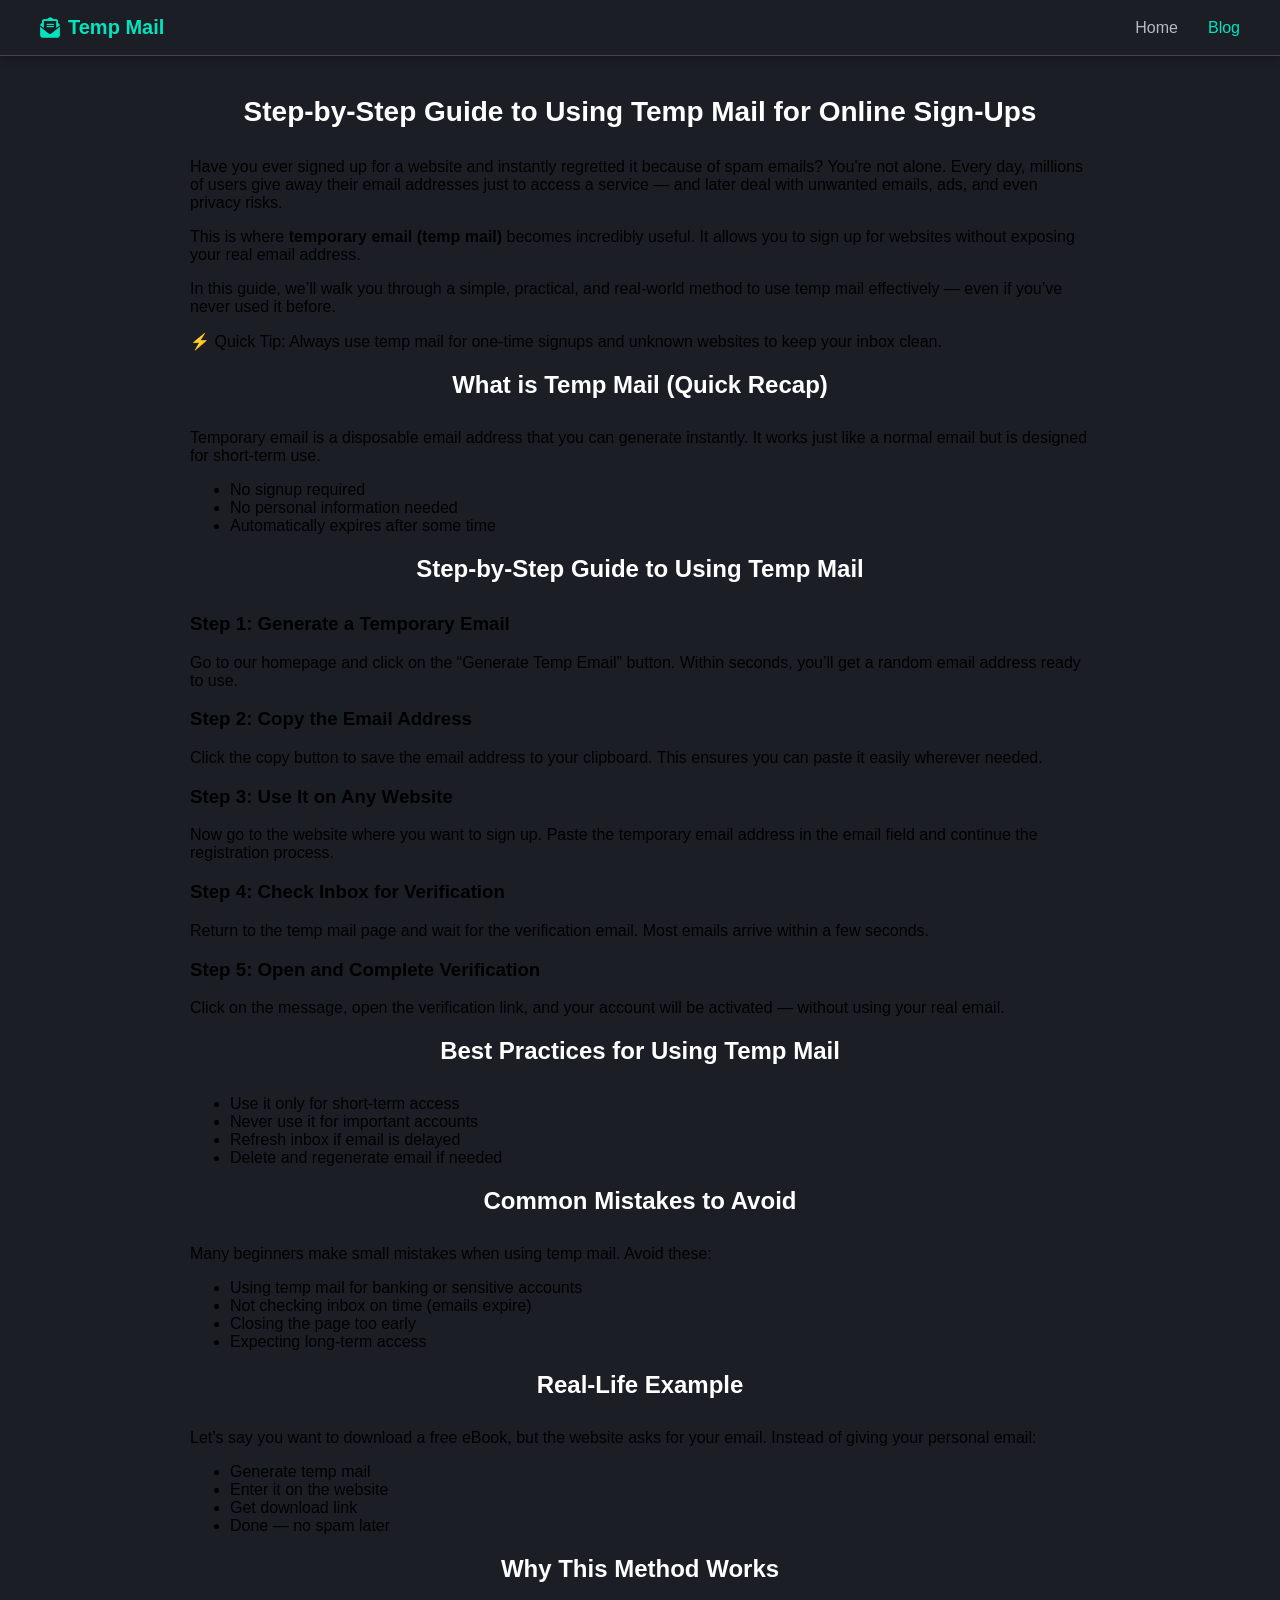
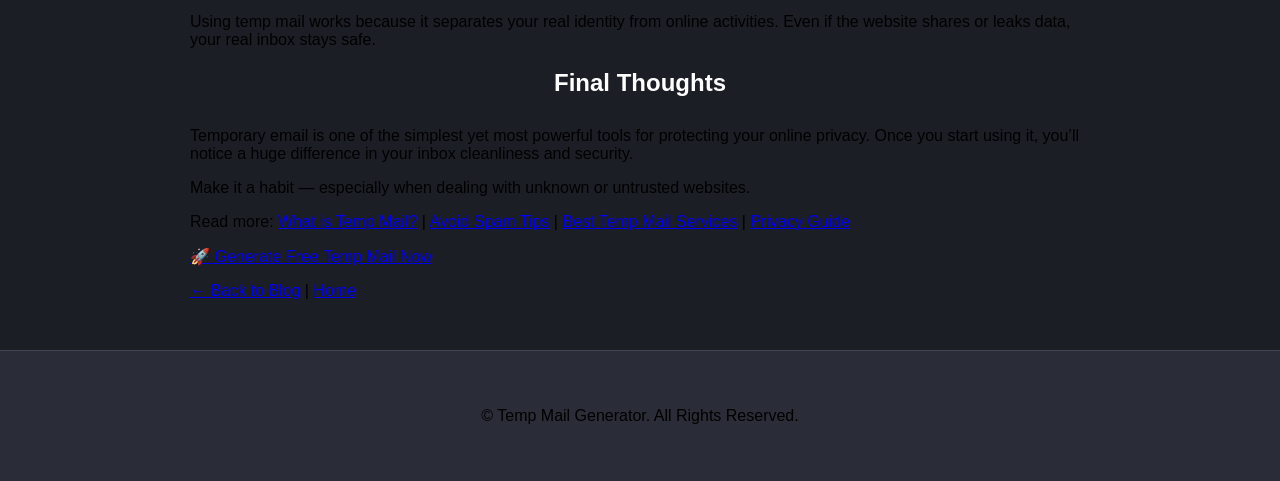
<file: blog5.html>
<!DOCTYPE html>
<html lang="en">

<head>
    <meta charset="UTF-8">
    <meta name="viewport" content="width=device-width, initial-scale=1.0">

    <title>Step-by-Step Guide to Using Temp Mail for Online Sign-Ups (2026)</title>

    <meta name="description"
        content="Learn how to use temporary email step-by-step for online sign-ups. Avoid spam, protect your privacy, and safely create accounts using disposable email.">

    <meta name="keywords"
        content="how to use temp mail, temp email guide, disposable email tutorial, avoid spam email, anonymous signup email, temp mail steps, free temp mail guide">

    <link rel="canonical" href="https://quicktempbox.netlify.app/blog5.html">
    <link rel="icon" href="/favicon.png" type="image/png">

    <!-- Open Graph -->
    <meta property="og:title" content="Step-by-Step Guide to Using Temp Mail">
    <meta property="og:description"
        content="Follow this complete guide to safely use temporary email for sign-ups and protect your real inbox.">
    <meta property="og:url" content="https://quicktempbox.netlify.app/blog5.html">
    <meta property="og:image" content="https://quicktempbox.netlify.app/preview.png">
    <meta property="og:type" content="article">

    <!-- Twitter -->
    <meta name="twitter:card" content="summary_large_image">

    <link rel="stylesheet" href="style.css">

    <!-- Font Awesome -->
    <link rel="stylesheet" href="https://cdnjs.cloudflare.com/ajax/libs/font-awesome/6.5.1/css/all.min.css">
</head>

<body>

<header class="sticky-header">
    <div class="header-container">
        <div class="logo">
            <i class="fas fa-envelope-open-text"></i> Temp Mail
        </div>

        <nav class="main-nav">
            <ul>
                <li><a href="index.html">Home</a></li>
                <li><a href="blog.html" class="active">Blog</a></li>
            </ul>
        </nav>

        <button class="mobile-menu-btn">
            <i class="fas fa-bars"></i>
        </button>
    </div>
</header>

<main class="container">

<article class="blog-post">

<h1>Step-by-Step Guide to Using Temp Mail for Online Sign-Ups</h1>

<p>
Have you ever signed up for a website and instantly regretted it because of spam emails? You're not alone. Every day, millions of users give away their email addresses just to access a service — and later deal with unwanted emails, ads, and even privacy risks.
</p>

<p>
This is where <strong>temporary email (temp mail)</strong> becomes incredibly useful. It allows you to sign up for websites without exposing your real email address.
</p>

<p>
In this guide, we’ll walk you through a simple, practical, and real-world method to use temp mail effectively — even if you’ve never used it before.
</p>

<div class="info-box">
⚡ Quick Tip: Always use temp mail for one-time signups and unknown websites to keep your inbox clean.
</div>

<h2>What is Temp Mail (Quick Recap)</h2>

<p>
Temporary email is a disposable email address that you can generate instantly. It works just like a normal email but is designed for short-term use.
</p>

<ul>
<li>No signup required</li>
<li>No personal information needed</li>
<li>Automatically expires after some time</li>
</ul>

<h2>Step-by-Step Guide to Using Temp Mail</h2>

<h3>Step 1: Generate a Temporary Email</h3>
<p>
Go to our homepage and click on the “Generate Temp Email” button. Within seconds, you’ll get a random email address ready to use.
</p>

<h3>Step 2: Copy the Email Address</h3>
<p>
Click the copy button to save the email address to your clipboard. This ensures you can paste it easily wherever needed.
</p>

<h3>Step 3: Use It on Any Website</h3>
<p>
Now go to the website where you want to sign up. Paste the temporary email address in the email field and continue the registration process.
</p>

<h3>Step 4: Check Inbox for Verification</h3>
<p>
Return to the temp mail page and wait for the verification email. Most emails arrive within a few seconds.
</p>

<h3>Step 5: Open and Complete Verification</h3>
<p>
Click on the message, open the verification link, and your account will be activated — without using your real email.
</p>

<h2>Best Practices for Using Temp Mail</h2>

<ul>
<li>Use it only for short-term access</li>
<li>Never use it for important accounts</li>
<li>Refresh inbox if email is delayed</li>
<li>Delete and regenerate email if needed</li>
</ul>

<h2>Common Mistakes to Avoid</h2>

<p>
Many beginners make small mistakes when using temp mail. Avoid these:
</p>

<ul>
<li>Using temp mail for banking or sensitive accounts</li>
<li>Not checking inbox on time (emails expire)</li>
<li>Closing the page too early</li>
<li>Expecting long-term access</li>
</ul>

<h2>Real-Life Example</h2>

<p>
Let’s say you want to download a free eBook, but the website asks for your email. Instead of giving your personal email:
</p>

<ul>
<li>Generate temp mail</li>
<li>Enter it on the website</li>
<li>Get download link</li>
<li>Done — no spam later</li>
</ul>

<h2>Why This Method Works</h2>

<p>
Using temp mail works because it separates your real identity from online activities. Even if the website shares or leaks data, your real inbox stays safe.
</p>

<h2>Final Thoughts</h2>

<p>
Temporary email is one of the simplest yet most powerful tools for protecting your online privacy. Once you start using it, you’ll notice a huge difference in your inbox cleanliness and security.
</p>

<p>
Make it a habit — especially when dealing with unknown or untrusted websites.
</p>

<!-- INTERNAL LINKS -->
<p>
Read more:
<a href="blog1.html">What is Temp Mail?</a> |
<a href="blog2.html">Avoid Spam Tips</a> |
<a href="blog3.html">Best Temp Mail Services</a> |
<a href="blog4.html">Privacy Guide</a>
</p>

<a href="index.html" class="cta-button">🚀 Generate Free Temp Mail Now</a>

<p>
<a href="blog.html">← Back to Blog</a> |
<a href="index.html">Home</a>
</p>

</article>

</main>

<footer class="site-footer">
    <div class="footer-container">
        <p>&copy; <span id="currentYear"></span> Temp Mail Generator. All Rights Reserved.</p>
    </div>
</footer>

<script src="script.js"></script>

<script>
document.getElementById("currentYear").textContent = new Date().getFullYear();

const mobileMenuBtn = document.querySelector(".mobile-menu-btn");
const mainNav = document.querySelector(".main-nav");

if (mobileMenuBtn && mainNav) {
    mobileMenuBtn.addEventListener("click", function () {
        mainNav.classList.toggle("show");
    });
}
</script>

</body>
</html>
</file>
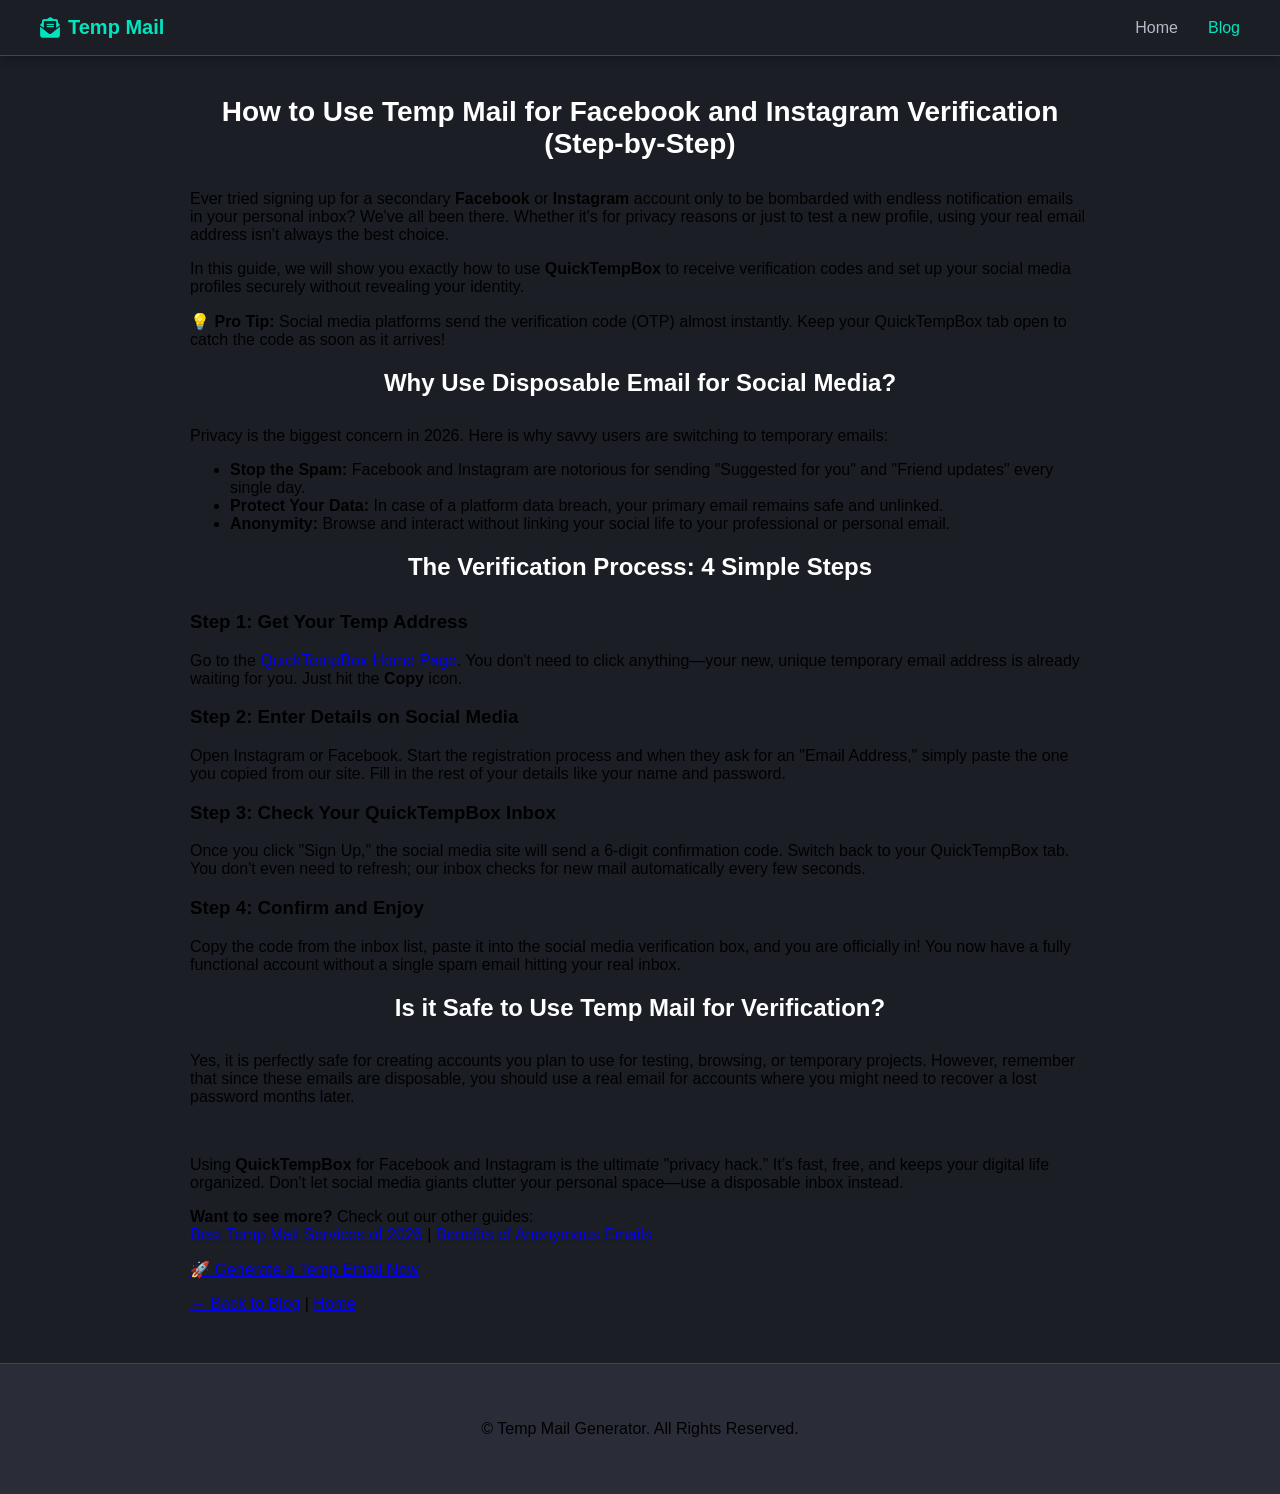
<file: blog6.html>
<!DOCTYPE html>
<html lang="en">

<head>
    <meta charset="UTF-8">
    <meta name="viewport" content="width=device-width, initial-scale=1.0">

    <title>Facebook & Instagram Verification Guide (2026) | QuickTempBox</title>

    <meta name="description"
        content="Step-by-step guide on how to use temporary email for Facebook and Instagram verification. Protect your privacy and avoid social media spam easily.">

    <meta name="keywords"
        content="facebook verification code temp mail, instagram signup disposable email, verify social media without personal email, quicktempbox guide, bypass email verification">

    <link rel="canonical" href="https://quicktempbox.netlify.app/blog6.html">
    <link rel="icon" href="/favicon.png" type="image/png">

    <meta property="og:title" content="How to Verify Facebook & Instagram with Temp Mail">
    <meta property="og:description"
        content="Keep your primary inbox clean. Learn how to use QuickTempBox for social media account verification.">
    <meta property="og:url" content="https://quicktempbox.netlify.app/blog6.html">
    <meta property="og:image" content="https://quicktempbox.netlify.app/preview.png">
    <meta property="og:type" content="article">

    <link rel="stylesheet" href="style.css">
    <link rel="stylesheet" href="https://cdnjs.cloudflare.com/ajax/libs/font-awesome/6.5.1/css/all.min.css">
</head>

<body>

<header class="sticky-header">
    <div class="header-container">
        <div class="logo">
            <i class="fas fa-envelope-open-text"></i> Temp Mail
        </div>
        <nav class="main-nav">
            <ul>
                <li><a href="index.html">Home</a></li>
                <li><a href="blog.html" class="active">Blog</a></li>
            </ul>
        </nav>
        <button class="mobile-menu-btn">
            <i class="fas fa-bars"></i>
        </button>
    </div>
</header>

<main class="container">
<article class="blog-post">

<h1>How to Use Temp Mail for Facebook and Instagram Verification (Step-by-Step)</h1>

<p>
Ever tried signing up for a secondary <strong>Facebook</strong> or <strong>Instagram</strong> account only to be bombarded with endless notification emails in your personal inbox? We've all been there. Whether it's for privacy reasons or just to test a new profile, using your real email address isn't always the best choice.
</p>

<p>
In this guide, we will show you exactly how to use <strong>QuickTempBox</strong> to receive verification codes and set up your social media profiles securely without revealing your identity.
</p>

<div class="info-box">
💡 <strong>Pro Tip:</strong> Social media platforms send the verification code (OTP) almost instantly. Keep your QuickTempBox tab open to catch the code as soon as it arrives!
</div>

<h2>Why Use Disposable Email for Social Media?</h2>

<p>
Privacy is the biggest concern in 2026. Here is why savvy users are switching to temporary emails:
</p>

<ul>
<li><strong>Stop the Spam:</strong> Facebook and Instagram are notorious for sending "Suggested for you" and "Friend updates" every single day.</li>
<li><strong>Protect Your Data:</strong> In case of a platform data breach, your primary email remains safe and unlinked.</li>
<li><strong>Anonymity:</strong> Browse and interact without linking your social life to your professional or personal email.</li>
</ul>

<h2>The Verification Process: 4 Simple Steps</h2>

<h3>Step 1: Get Your Temp Address</h3>
<p>
Go to the <a href="index.html">QuickTempBox Home Page</a>. You don't need to click anything—your new, unique temporary email address is already waiting for you. Just hit the <strong>Copy</strong> icon.
</p>

<h3>Step 2: Enter Details on Social Media</h3>
<p>
Open Instagram or Facebook. Start the registration process and when they ask for an "Email Address," simply paste the one you copied from our site. Fill in the rest of your details like your name and password.
</p>

<h3>Step 3: Check Your QuickTempBox Inbox</h3>
<p>
Once you click "Sign Up," the social media site will send a 6-digit confirmation code. Switch back to your QuickTempBox tab. You don't even need to refresh; our inbox checks for new mail automatically every few seconds.
</p>

<h3>Step 4: Confirm and Enjoy</h3>
<p>
Copy the code from the inbox list, paste it into the social media verification box, and you are officially in! You now have a fully functional account without a single spam email hitting your real inbox.
</p>

<h2>Is it Safe to Use Temp Mail for Verification?</h2>
<p>
Yes, it is perfectly safe for creating accounts you plan to use for testing, browsing, or temporary projects. However, remember that since these emails are disposable, you should use a real email for accounts where you might need to recover a lost password months later.
</p>

<br>
<p>
Using <strong>QuickTempBox</strong> for Facebook and Instagram is the ultimate "privacy hack." It’s fast, free, and keeps your digital life organized. Don't let social media giants clutter your personal space—use a disposable inbox instead.
</p>

<p>
<strong>Want to see more?</strong> Check out our other guides:
<br>
<a href="blog3.html">Best Temp Mail Services of 2026</a> | 
<a href="blog1.html">Benefits of Anonymous Emails</a>
</p>

    <a href="index.html" class="cta-button">🚀 Generate a Temp Email Now</a>

<p>
<a href="blog.html">← Back to Blog</a> |
<a href="index.html">Home</a>
</p>

</article>
</main>

<footer class="site-footer">
    <div class="footer-container">
        <p>&copy; <span id="currentYear"></span> Temp Mail Generator. All Rights Reserved.</p>
    </div>
</footer>

<script src="script.js"></script>
<script>
document.getElementById("currentYear").textContent = new Date().getFullYear();
const mobileMenuBtn = document.querySelector(".mobile-menu-btn");
const mainNav = document.querySelector(".main-nav");
if (mobileMenuBtn && mainNav) {
    mobileMenuBtn.addEventListener("click", function () {
        mainNav.classList.toggle("show");
    });
}
</script>

</body>
</html>
</file>
<file: style.css>
:root {
    /* Primary Colors */
    --primary-color: #00e5be;
    --primary-hover: #00c4a2;

    /* Background Colors */
    --bg-main: #1c1e26;
    --bg-white: #2a2d37;
    --bg-light: #353841;
    --bg-lighter: #3e424d;

    /* Text Colors */
    --text-primary: #ffffff;
    --text-secondary: #b4b9c6;
    --text-light: #8b92a5;

    /* Border Colors */
    --border-color: #404552;

    /* Shadow Colors */
    --shadow-color: rgba(0, 0, 0, 0.3);
    --shadow-light: rgba(0, 0, 0, 0.2);

    /* Spacing */
    --spacing-sm: 8px;
    --spacing-md: 16px;
    --spacing-lg: 24px;
    --spacing-xl: 30px;

    /* Border Radius */
    --radius-sm: 8px;
    --radius-md: 12px;
    --radius-lg: 16px;
}

body {
    font-family: "Segoe UI", Tahoma, Geneva, Verdana, sans-serif;
    background-color: var(--bg-main);
    margin: 0;
    padding: 0;
}

.section {
    background: var(--bg-white);
    border-radius: var(--radius-lg);
    padding: var(--spacing-xl);
    margin-bottom: var(--spacing-lg);
    box-shadow: 0 8px 30px rgba(0, 0, 0, 0.2);
}

.container {
    max-width: 900px;
    margin: 40px auto;
    padding: 0 var(--spacing-md);
}

h1,
h2 {
    color: var(--text-primary);
    font-size: 28px;
    margin-bottom: var(--spacing-xl);
    text-align: center;
    font-weight: 700;
    display: flex;
    align-items: center;
    justify-content: center;
    gap: 12px;
}

h1 i {
    color: var(--primary-color);
}

h2 {
    font-size: 24px;
    font-weight: 600;
}

.generate-button {
    background-color: var(--primary-color);
    color: var(--bg-main);
    font-size: 17px;
    font-weight: 600;
    padding: 16px 36px;
    border-radius: 50px;
    border: none;
    display: inline-flex;
    align-items: center;
    gap: 10px;
    transition: all 0.3s ease;
    box-shadow: 0 4px 15px rgba(0, 229, 190, 0.3);
}

.generate-button:hover {
    background-color: var(--primary-hover);
    transform: translateY(-2px);
    box-shadow: 0 6px 20px rgba(0, 229, 190, 0.4);
}

.generate-button i {
    font-size: 18px;
}

.email-generator {
    text-align: center;
    padding: var(--spacing-xl) 0;
    position: relative;
}

.email-box {
    margin-top: var(--spacing-xl);
    background: var(--bg-light);
    border-radius: var(--radius-lg);
    padding: var(--spacing-lg);
    max-width: 500px;
    margin-left: auto;
    margin-right: auto;
    border: 1px solid var(--border-color);
}

.email-box label {
    display: block;
    margin-bottom: 14px;
    font-size: 15px;
    font-weight: 500;
    color: var(--text-secondary);
    text-align: left;
}

.email-display {
    background: var(--bg-main);
    padding: var(--spacing-md) var(--spacing-lg);
    border-radius: var(--radius-md);
    border: 1px solid var(--border-color);
    font-family: "Roboto Mono", monospace;
    font-size: 16px;
    color: var(--text-primary);
    display: flex;
    justify-content: space-between;
    align-items: center;
    min-height: 45px;
    gap: var(--spacing-md);
}

#emailDisplay {
    color: var(--primary-color);
    font-size: 16px;
    font-weight: 500;
    overflow: hidden;
    text-overflow: ellipsis;
    flex: 1;
    text-align: left;
}

.email-display .icon-button {
    background: var(--bg-lighter);
    min-width: 35px;
    height: 35px;
    border-radius: 50%;
    display: flex;
    align-items: center;
    justify-content: center;
    color: var(--text-primary);
    transition: all 0.3s ease;
    flex-shrink: 0;
}

.email-display .icon-button:hover {
    background-color: var(--primary-color);
    color: var(--bg-main);
    transform: translateY(-1px);
}

/* Optional: Add a subtle animation when email is generated */
@keyframes fadeIn {
    from {
        opacity: 0;
        transform: translateY(10px);
    }

    to {
        opacity: 1;
        transform: translateY(0);
    }
}

.email-box {
    animation: fadeIn 0.3s ease-out;
}

.button-section {
    display: flex;
    gap: 12px;
    margin-bottom: var(--spacing-lg);
    justify-content: center;
    padding: 0 var(--spacing-md);
}

.action-button {
    display: flex;
    align-items: center;
    gap: 10px;
    padding: 12px 24px;
    background-color: #2a2d37;
    /* Darker background */
    border: none;
    border-radius: 50px;
    cursor: pointer;
    font-size: 16px;
    font-weight: 500;
    color: var(--text-primary);
    transition: all 0.2s ease;
    box-shadow: 0 2px 6px rgba(0, 0, 0, 0.2);
}

.action-button i {
    font-size: 18px;
    color: var(--primary-color);
    background: #353841;
    /* Slightly lighter background for icon */
    padding: 8px;
    border-radius: 50%;
    width: 16px;
    height: 16px;
    display: flex;
    align-items: center;
    justify-content: center;
}

.action-button:hover {
    background-color: #353841;
    transform: translateY(-1px);
    box-shadow: 0 4px 8px rgba(0, 0, 0, 0.3);
}

.action-button:hover i {
    background-color: #404552;
    color: var(--primary-color);
}

/* Add specific styles for each button type */
.action-button.copy i {
    color: var(--primary-color);
}

.action-button.refresh i {
    color: #1c09f3;
    /* Blue color for refresh */
}

.action-button.delete i {
    color: #ff4a4a;
    /* Red color for delete */
}

/* Optional: Add subtle transition for icon background */
.action-button i {
    transition: all 0.2s ease;
}

.inbox-container {
    margin-top: 0;
}

.inbox-header {
    display: flex;
    justify-content: space-between;
    align-items: center;
    margin-bottom: var(--spacing-md);
    padding-bottom: var(--spacing-md);
    border-bottom: 1px solid var(--border-color);
}

.inbox {
    background: var(--bg-light);
    padding: var(--spacing-md);
    border-radius: var(--radius-md);
    border: 1px solid var(--border-color);
    color: var(--text-primary);
}

.icon-button {
    padding: var(--spacing-sm);
    border-radius: var(--radius-sm);
    color: var(--text-secondary);
    transition: all 0.2s ease;
    background: transparent;
    border: none;
}

.icon-button:hover {
    background-color: var(--bg-lighter);
    color: var(--primary-color);
}

.inbox p {
    text-align: center;
    color: var(--text-secondary);
    font-size: 15px;
    margin: var(--spacing-xl) 0;
}

.message {
    background: var(--bg-light);
    padding: var(--spacing-md);
    border-radius: var(--radius-md);
    margin-top: var(--spacing-md);
    box-shadow: 0 2px 4px var(--shadow-light);
    cursor: pointer;
    font-size: 15px;
    line-height: 1.6;
    color: var(--text-primary);
    border: 1px solid var(--border-color);
    position: relative;
    transition: all 0.2s ease;
}

.message.unread {
    border-left: 4px solid var(--primary-color);
    background: var(--bg-lighter);
}

.message.unread::before {
    content: "●";
    color: var(--primary-color);
    font-size: 12px;
    position: absolute;
    top: 12px;
    right: 12px;
}

.message.read {
    opacity: 0.8;
    border-left: 4px solid var(--border-color);
}

.message:hover {
    transform: translateY(-1px);
    box-shadow: 0 4px 8px var(--shadow-color);
}

.message-body {
    background: var(--bg-lighter);
    padding: var(--spacing-md);
    margin-top: var(--spacing-sm);
    border-radius: var(--radius-md);
    border: 1px solid var(--border-color);
    color: var(--text-primary);
    position: relative;
    max-height: 400px;
    overflow-y: auto;
    z-index: 1050;
}

.message-content {
    white-space: pre-wrap;
    word-break: break-word;
    margin-bottom: var(--spacing-md);
    color: var(--primary-color);
    text-decoration: underline;
}

.message-controls {
    display: flex;
    gap: 10px;
    position: sticky;
    bottom: 0;
    right: 0;
    padding: var(--spacing-sm);
    background: var(--bg-lighter);
    border-top: 1px solid var(--border-color);
    justify-content: flex-end;
}

.message-close,
.message-copy {
    background: var(--bg-light);
    border: none;
    color: var(--text-primary);
    width: 32px;
    height: 32px;
    border-radius: 50%;
    display: flex;
    align-items: center;
    justify-content: center;
    cursor: pointer;
    transition: all 0.2s ease;
}

.message-close:hover {
    background: #ff4a4a;
    color: white;
}

.message-copy:hover {
    background: var(--primary-color);
    color: var(--bg-main);
}

/* Make sure the message is selectable */
.message-content {
    user-select: text;
    -webkit-user-select: text;
    -moz-user-select: text;
    -ms-user-select: text;
}

.message strong {
    color: var(--text-light);
    font-size: 14px;
    display: inline-block;
    width: 70px;
}


/* Copy icon animation */
@keyframes copy-bounce {
    0% {
        transform: scale(1);
    }

    30% {
        transform: scale(1.3);
    }

    60% {
        transform: scale(0.95);
    }

    100% {
        transform: scale(1);
    }
}

.icon-animate-copy {
    animation: copy-bounce 0.4s;
}


@keyframes spin {
    0% {
        transform: rotate(0deg);
    }

    100% {
        transform: rotate(360deg);
    }
}

.spin,
.animate-spin {
    /* animation: spin 1s linear infinite; */
    animation: spin 0.8s linear;
}

/* Delete icon animation */
@keyframes delete-shake {
    0% {
        transform: rotate(0deg);
    }

    20% {
        transform: rotate(-15deg);
    }

    40% {
        transform: rotate(10deg);
    }

    60% {
        transform: rotate(-10deg);
    }

    80% {
        transform: rotate(5deg);
    }

    100% {
        transform: rotate(0deg);
    }
}

.icon-animate-delete {
    animation: delete-shake 0.5s;
}


/* Tablet and smaller screens */
@media screen and (max-width: 768px) {
    .container {
        margin: 20px auto;
        padding: 0 var(--spacing-sm);
    }

    .section {
        padding: var(--spacing-lg);
    }

    h1 {
        font-size: 24px;
    }

    h2 {
        font-size: 20px;
    }

    .email-box {
        padding: var(--spacing-lg);
    }

    .email-display {
        font-size: 15px;
        padding: var(--spacing-sm) var(--spacing-md);
        word-break: break-all;
    }

    .button-section {
        flex-wrap: wrap;
    }

    .action-button {
        flex: 1 1 calc(50% - 6px);
        /* 2 buttons per row with gap */
        min-width: 140px;
        justify-content: center;
        text-align: center;
        padding: 16px;
        font-size: 15px;
    }

    .action-button i {
        margin-right: 0;
    }
}

/* Mobile screens */
@media screen and (max-width: 480px) {
    .container {
        margin: 10px auto;
    }

    .section {
        padding: var(--spacing-md);
    }

    h1 {
        font-size: 22px;
    }

    h2 {
        font-size: 18px;
    }

    .generate-button {
        padding: 12px 24px;
        font-size: 15px;
        width: 100%;
        justify-content: center;
    }

    .email-box {
        padding: var(--spacing-sm);
    }

    .email-display {
        flex-direction: row;
        gap: var(--spacing-sm);
        align-items: center;
        font-size: 14px;
    }

    .email-display .icon-button {
        align-self: center;
    }

    .button-section {
        flex-direction: column;
    }

    .action-button {
        width: 100%;
        justify-content: center;
        text-align: center;
        padding: 16px;
        font-size: 14px;
    }

    .action-button i {
        margin-right: 0;
        font-size: 16px;
    }

    .message {
        padding: var(--spacing-sm);
        font-size: 13px;
    }

    .message-body {
        padding: var(--spacing-sm);
        font-size: 13px;
    }

    .message {
        font-size: 13px;
    }

    .message strong {
        font-size: 13px;
    }
}

/* Add these alert styles */
.alert {
    position: fixed;
    top: 20px;
    left: 50%;
    transform: translateX(-50%);
    background: var(--bg-light);
    color: var(--text-primary);
    padding: 16px 24px;
    border-radius: var(--radius-md);
    display: none;
    align-items: center;
    gap: 12px;
    z-index: 1100;
    box-shadow: 0 4px 20px rgba(0, 0, 0, 0.3);
    border: 1px solid var(--border-color);
    min-width: 200px;
    max-width: 90%;
    text-align: center;
    justify-content: center;
    flex-wrap: wrap;
}

.alert.show {
    display: flex;
    animation: slideDown 0.3s ease-out;
}

.alert-close {
    background: transparent;
    border: none;
    color: var(--text-secondary);
    font-size: 24px;
    cursor: pointer;
    padding: 0 4px;
    margin-left: auto;
    width: 32px;
    height: 32px;
    display: flex;
    align-items: center;
    justify-content: center;
}

#alertMessage {
    flex: 1;
    min-width: 150px;
    font-size: 15px;
}

/* Mobile-specific alert styles */
@media screen and (max-width: 480px) {
    .alert {
        top: auto;
        bottom: 20px;
        padding: 12px 20px;
        min-width: auto;
        width: 85%;
        font-size: 14px;
    }

    #alertMessage {
        font-size: 14px;
    }

    .alert-close {
        font-size: 20px;
        width: 28px;
        height: 28px;
    }

    @keyframes slideDown {
        from {
            transform: translate(-50%, 100%);
            opacity: 0;
        }

        to {
            transform: translate(-50%, 0);
            opacity: 1;
        }
    }
}

/* Add touch-friendly tap targets */
@media (hover: none) and (pointer: coarse) {
    .alert-close {
        padding: 8px;
    }
}

/* Info Section Styles */
.info-section {
    margin-top: var(--spacing-xl);
}

.info-content {
    color: var(--text-secondary);
    line-height: 1.6;
}

.info-content h3 {
    color: var(--text-primary);
    font-size: 20px;
    margin: 30px 0 15px;
}

.info-content p {
    margin-bottom: 20px;
}

/* Benefits Grid */
.benefits-grid {
    display: grid;
    grid-template-columns: repeat(auto-fit, minmax(240px, 1fr));
    gap: 20px;
    margin: 30px 0;
}

.benefit-card {
    background: var(--bg-light);
    padding: 24px;
    border-radius: var(--radius-md);
    border: 1px solid var(--border-color);
}

.benefit-card i {
    font-size: 24px;
    color: var(--primary-color);
    margin-bottom: 16px;
}

.benefit-card h4 {
    color: var(--text-primary);
    margin-bottom: 12px;
    font-size: 18px;
}

/* Use Cases List */
.use-cases {
    list-style: none;
    padding: 0;
    margin: 20px 0;
}

.use-cases li {
    display: flex;
    align-items: center;
    gap: 12px;
    margin-bottom: 12px;
}

.use-cases i {
    color: var(--primary-color);
}

/* Warning Box */
.warning-box {
    background: var(--bg-light);
    border: 1.5px solid #ff4a4a;
    border-radius: var(--radius-md);
    padding: 24px 28px;
    margin: 32px 0 0 0;
    color: var(--text-primary);
    display: flex;
    align-items: flex-start;
    gap: 18px;
    box-shadow: 0 2px 10px var(--shadow-light);
}

.warning-box i {
    color: #ff4a4a;
    font-size: 28px;
    /* margin-right: 18px; */
    margin-top: 4px;
    flex-shrink: 0;
}

.warning-box h3 {
    margin: 0 0 8px 0;
    font-size: 20px;
    font-weight: 700;
    color: var(--text-primary);
    display: inline-block;
}

.warning-box p {
    margin: 0;
    color: var(--text-secondary);
    font-size: 16px;
}

/* Responsive Adjustments */
@media screen and (max-width: 768px) {
    .info-content h3 {
        font-size: 18px;
    }

    .benefit-card {
        padding: 20px;
    }

    .benefit-card h4 {
        font-size: 16px;
    }

    .warning-box {
        padding: 16px;
        gap: 16px;
    }
}

@media screen and (max-width: 480px) {
    .benefits-grid {
        grid-template-columns: 1fr;
    }

    .info-content {
        font-size: 14px;
    }

    .warning-box {
        flex-direction: column;
        text-align: center;
    }

    .warning-box i {
        margin-bottom: 10px;
    }
}

/* Add these styles to your existing CSS */

.criteria-box {
    background: var(--bg-light);
    border-radius: var(--radius-md);
    padding: 24px;
    margin: 20px 0;
    border: 1px solid var(--border-color);
}

.criteria-list {
    list-style: none;
    padding: 0;
    margin: 15px 0 0 0;
}

.criteria-list li {
    display: flex;
    align-items: center;
    gap: 12px;
    margin-bottom: 10px;
}

.criteria-list i {
    color: var(--primary-color);
}

.feature-list {
    list-style: none;
    padding: 0;
    margin: 15px 0;
}

.feature-list li {
    position: relative;
    padding-left: 20px;
    margin-bottom: 10px;
    color: var(--text-secondary);
}

.feature-list li::before {
    content: "•";
    color: var(--primary-color);
    position: absolute;
    left: 0;
}

.use-cases-section {
    background: var(--bg-light);
    border-radius: var(--radius-md);
    padding: 24px;
    margin: 20px 0;
    border: 1px solid var(--border-color);
}

.use-cases-section h4 {
    color: var(--text-primary);
    margin-bottom: 15px;
}

/* Update existing styles for better spacing */
.info-content h3 {
    margin-bottom: 20px;
    color: var(--text-primary);
    font-size: 22px;
    display: flex;
    align-items: center;
    justify-content: center;
    gap: 10px;
}

.info-content p {
    color: var(--text-secondary);
    line-height: 1.7;
    margin-bottom: 20px;
}

/* Responsive adjustments */
@media screen and (max-width: 480px) {

    .criteria-box,
    .use-cases-section {
        padding: 16px;
    }

    .info-content h3 {
        font-size: 18px;
    }
}

/* Add these styles for the new content structure */

.features-grid {
    display: grid;
    grid-template-columns: repeat(auto-fit, minmax(240px, 1fr));
    gap: 20px;
    margin: 30px 0;
}

.feature-card {
    background: var(--bg-light);
    padding: 24px;
    border-radius: var(--radius-md);
    border: 1px solid var(--border-color);
}

.feature-card i {
    font-size: 24px;
    color: var(--primary-color);
    margin-bottom: 16px;
}

.feature-card h4 {
    color: var(--text-primary);
    margin-bottom: 12px;
    font-size: 18px;
}

.steps-box {
    background: var(--bg-light);
    border-radius: var(--radius-md);
    padding: 24px;
    margin: 20px 0;
    border: 1px solid var(--border-color);
}

.steps-list {
    list-style: none;
    padding: 0;
    margin: 0;
}

.steps-list li {
    display: flex;
    gap: 20px;
    margin-bottom: 24px;
}

.steps-list li:last-child {
    margin-bottom: 0;
}

.step-number {
    background: var(--primary-color);
    color: var(--bg-main);
    width: 30px;
    height: 30px;
    border-radius: 50%;
    display: flex;
    align-items: center;
    justify-content: center;
    font-weight: bold;
    flex-shrink: 0;
}

.step-content {
    flex: 1;
}

.step-content h4 {
    color: var(--text-primary);
    margin-bottom: 8px;
    margin-top: 0;
}

.step-content p {
    margin: 0;
    color: var(--text-secondary);
}

/* Responsive adjustments */
@media screen and (max-width: 768px) {
    .features-grid {
        grid-template-columns: repeat(auto-fit, minmax(200px, 1fr));
    }

    .feature-card {
        padding: 20px;
    }

    .steps-box {
        padding: 20px;
    }
}

@media screen and (max-width: 480px) {
    .features-grid {
        grid-template-columns: 1fr;
    }

    .steps-list li {
        gap: 15px;
    }

    .step-number {
        width: 25px;
        height: 25px;
        font-size: 14px;
    }

    .feature-card h4,
    .step-content h4 {
        font-size: 16px;
    }
}

/* Sticky Header Styles */
.sticky-header {
    position: sticky;
    top: 0;
    background-color: var(--bg-main);
    border-bottom: 1px solid var(--border-color);
    z-index: 1000;
    box-shadow: 0 2px 10px rgba(0, 0, 0, 0.3);
}

.header-container {
    max-width: 1200px;
    margin: 0 auto;
    display: flex;
    justify-content: space-between;
    align-items: center;
    padding: 16px 20px;
}

.logo {
    font-size: 20px;
    font-weight: 700;
    color: var(--primary-color);
    display: flex;
    align-items: center;
    gap: 8px;
}

.main-nav ul {
    display: flex;
    list-style: none;
    gap: 30px;
    margin: 0;
    padding: 0;
}

.main-nav a {
    color: var(--text-secondary);
    text-decoration: none;
    font-weight: 500;
    font-size: 16px;
    transition: color 0.3s ease;
    padding: 8px 0;
}

.main-nav a:hover,
.main-nav a.active {
    color: var(--primary-color);
}

.mobile-menu-btn {
    display: none;
    background: transparent;
    border: none;
    color: var(--text-primary);
    font-size: 24px;
    cursor: pointer;
}

/* Special Thanks Card */
.special-thanks {
    background: var(--bg-light);
    border-radius: var(--radius-md);
    padding: 24px;
    margin: 30px 0;
    border: 1px solid var(--border-color);
    text-align: center;
}

.special-thanks h3 {
    color: var(--text-primary);
    margin-top: 0;
    display: flex;
    align-items: center;
    justify-content: center;
    gap: 10px;
}

.special-thanks h3 i {
    color: #ff4a4a;
}

.special-thanks p {
    margin-bottom: 0;
}

.special-thanks a {
    color: var(--primary-color);
    text-decoration: none;
    font-weight: 500;
    transition: color 0.3s ease;
}

.special-thanks a:hover {
    text-decoration: underline;
}

/* Footer Styles */
.site-footer {
    background-color: var(--bg-white);
    padding: 40px 0;
    margin-top: 50px;
    border-top: 1px solid var(--border-color);
}

.footer-container {
    max-width: 1200px;
    margin: 0 auto;
    padding: 0 20px;
    display: flex;
    flex-direction: column;
    align-items: center;
    gap: 30px;
    text-align: center;
}

.footer-contact {
    width: 100%;
    margin-bottom: 20px;
}

.footer-contact h3 {
    color: var(--text-primary);
    font-size: 18px;
    margin-bottom: 15px;
}

.social-links {
    display: flex;
    gap: 20px;
    justify-content: center;
}

.social-links a {
    color: var(--text-secondary);
    font-size: 22px;
    transition: color 0.3s ease;
    width: 40px;
    height: 40px;
    background: var(--bg-light);
    border-radius: 50%;
    display: flex;
    align-items: center;
    justify-content: center;
}

.social-links a:hover {
    color: var(--primary-color);
    background: var(--bg-lighter);
}

.footer-info {
    width: 100%;
    border-top: 1px solid var(--border-color);
    padding-top: 20px;
}

.footer-info p {
    color: var(--text-secondary);
    margin: 0;
    font-size: 14px;
}

/* Update responsive styles for footer */
@media screen and (max-width: 768px) {
    .site-footer {
        padding: 30px 0;
    }

    .footer-container {
        gap: 20px;
    }

    .footer-contact {
        margin-bottom: 15px;
    }
}

/* Responsive Styles for New Elements */
@media screen and (max-width: 768px) {
    .main-nav {
        display: none;
        position: absolute;
        top: 50px;
        left: 0;
        right: 0;
        background-color: var(--bg-main);
        border-bottom: 1px solid var(--border-color);
        padding: 20px;
    }

    .main-nav.show {
        display: block;
    }

    .main-nav ul {
        flex-direction: column;
        gap: 15px;
    }

    .mobile-menu-btn {
        display: block;
    }

    .footer-container {
        flex-direction: column;
        gap: 20px;
        text-align: center;
    }
}

@media screen and (max-width: 480px) {
    .header-container {
        padding: 12px 15px;
    }

    .logo {
        font-size: 18px;
    }

    .special-thanks {
        padding: 20px 15px;
    }

    .special-thanks h3 {
        font-size: 18px;
    }

    .site-footer {
        padding: 20px 0;
    }

    .social-links {
        gap: 15px;
    }

    .social-links a {
        font-size: 18px;
    }
}

html {
    scroll-behavior: smooth;
}

/* Style links inside message content for dark theme */
.message-content a {
    color: var(--primary-color);
    text-decoration: underline;
    transition: color 0.2s;
    word-break: break-all;
}

.message-content a:visited {
    color: #4a9eff;
    /* or another color you like for visited links */
}

.message-content a:hover,
.message-content a:active {
    color: var(--primary-hover);
    text-decoration: underline;
}

/* Desktop Side Ads */
.desktop-ad {
    position: fixed;
    top: 120px;
    /* adjust according to header height */
    width: 120px;
    z-index: 999;
}

.left-ad {
    left: 10px;
}

.right-ad {
    right: 10px;
}

/* Make sure they disappear on smaller screens */
@media screen and (max-width: 1024px) {
    .desktop-ad {
        display: none;
    }
}

/* Mobile Ads */
.mobile-ad {
    display: none;
    width: 100%;
    max-height: 60px;
    overflow: hidden;
    text-align: center;
    background: transparent;
    z-index: 999;
}

.mobile-ad img {
    width: 100%;
    height: auto;
}

/* Show mobile ads only on smaller screens */
@media screen and (max-width: 1024px) {
    .mobile-ad {
        display: block;
    }

    .top-ad {
        position: sticky;
        top: 0;
    }

    .bottom-ad {
        position: sticky;
        bottom: 0;
    }
}

::-webkit-scrollbar {
    width: 8px;
}

::-webkit-scrollbar-track {
    background: var(--bg-main);
}

::-webkit-scrollbar-thumb {
    background: var(--bg-lighter);
    border-radius: 10px;
}

::-webkit-scrollbar-thumb:hover {
    background: var(--primary-color);
}
/* BLOG PAGE STYLES */

.blog-container {
    margin-top: 40px;
    margin-bottom: 40px;
}

/* Blog Intro */
.blog-intro {
    text-align: center;
    margin-bottom: 40px;
}

.blog-intro h1 {
    font-size: 32px;
    margin-bottom: 15px;
}

.blog-intro h2 {
    font-size: 22px;
    color: var(--primary-color);
}

.blog-intro p {
    color: var(--text-secondary);
    max-width: 700px;
    margin: 0 auto;
}

/* Blog Grid */
.blog-list {
    display: grid;
    grid-template-columns: repeat(auto-fit, minmax(300px, 1fr));
    gap: 20px;
    padding: 0 10px;
}

/* Blog Card */
.blog-card {
    background: var(--bg-light);
    padding: 20px;
    border-radius: var(--radius-md);
    border: 1px solid var(--border-color);
    transition: all 0.3s ease;
}

.blog-card:hover {
    transform: translateY(-3px);
    box-shadow: 0 6px 20px var(--shadow-color);
}

/* Blog Title */
.blog-card h2 {
    font-size: 18px;
    margin-bottom: 10px;
}

/* Blog Links */
.blog-card a {
    color: var(--text-primary);
    text-decoration: none;
}

.blog-card a:hover {
    color: var(--primary-color);
    text-decoration: underline;
}

/* Blog Description */
.blog-card p {
    color: var(--text-secondary);
    font-size: 14px;
    line-height: 1.6;
}

/* Blog CTA */
.blog-cta {
    margin-top: 40px;
    text-align: center;
    font-size: 16px;
}

.blog-cta a {
    color: var(--primary-color);
    font-weight: 600;
    text-decoration: none;
}

.blog-cta a:hover {
    text-decoration: underline;
}
.blog-cta p {
    font-size: 18px;
    margin-bottom: 15px;
    color: var(--text-primary);
}
.blog-cta .cta-button:hover {
    background-color: #00c4a7; /* slightly darker shade */
    transform: translateY(-2px);
}
</file>
